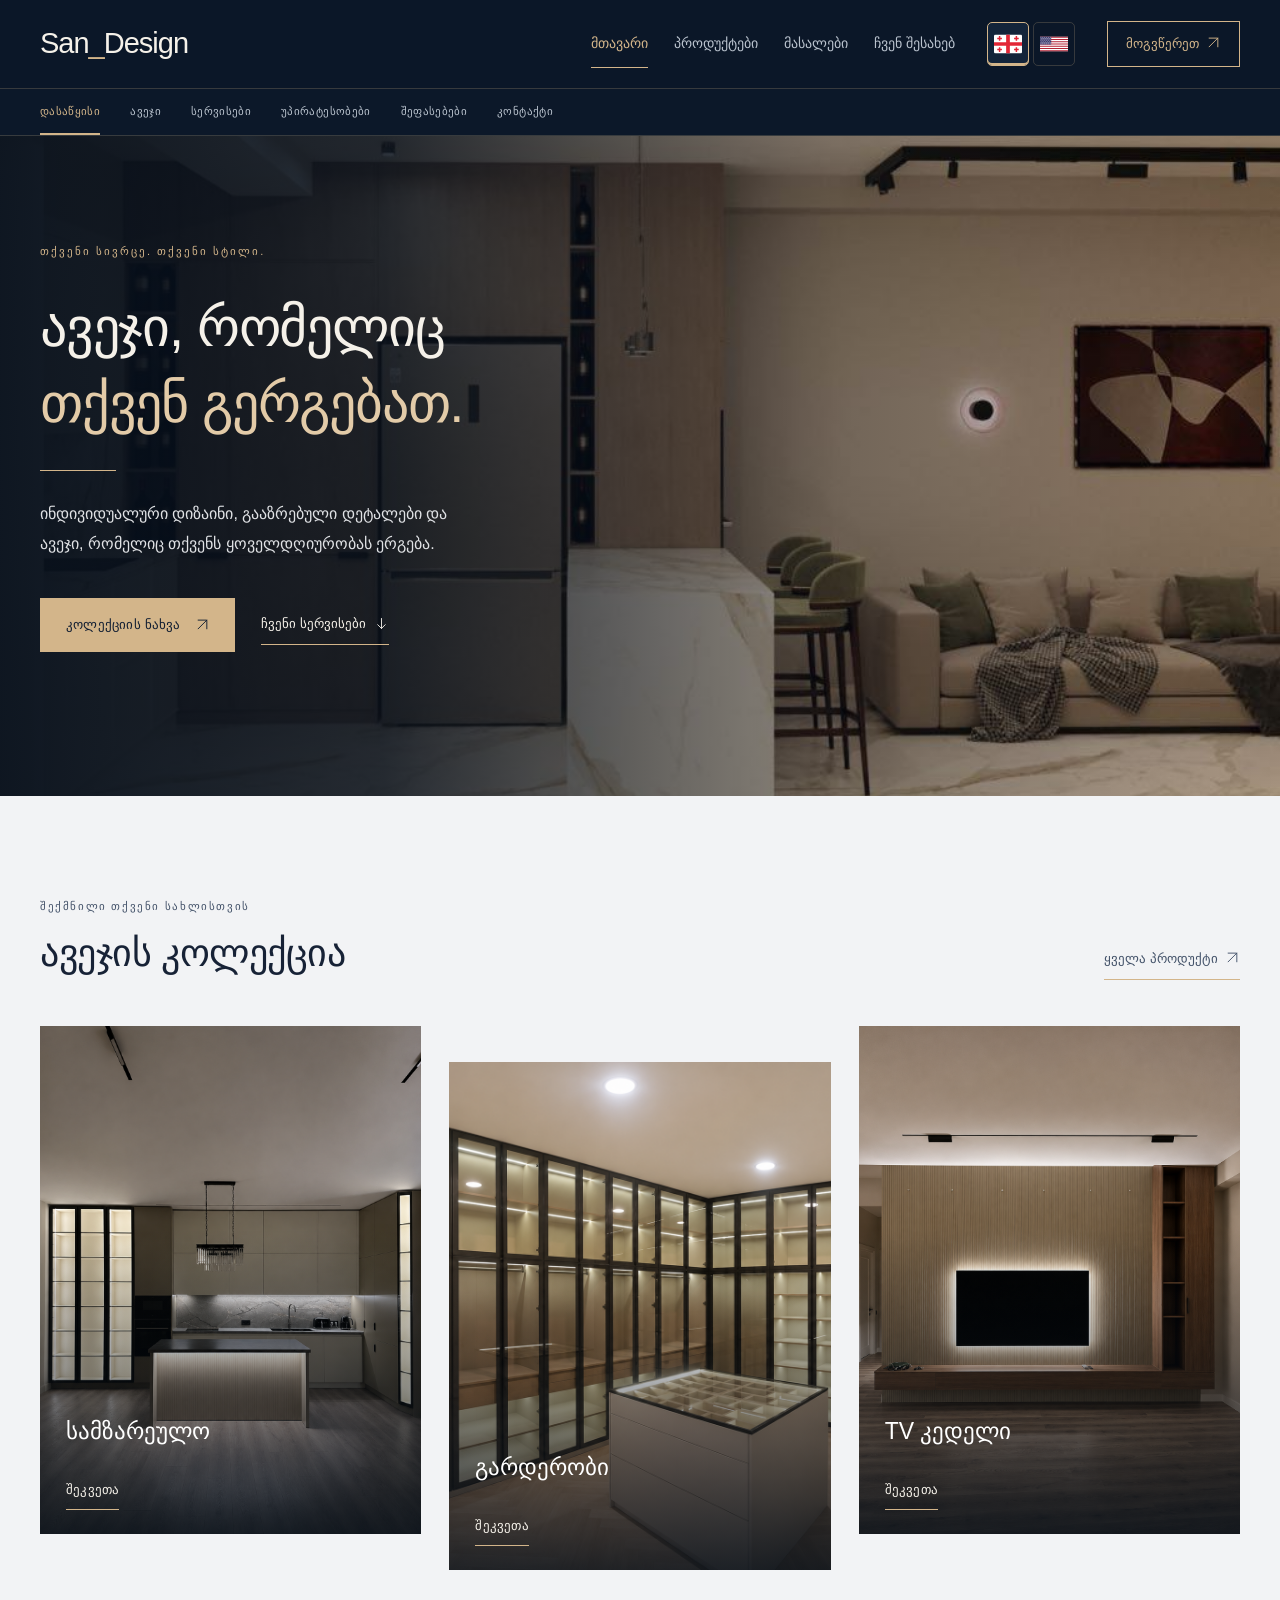
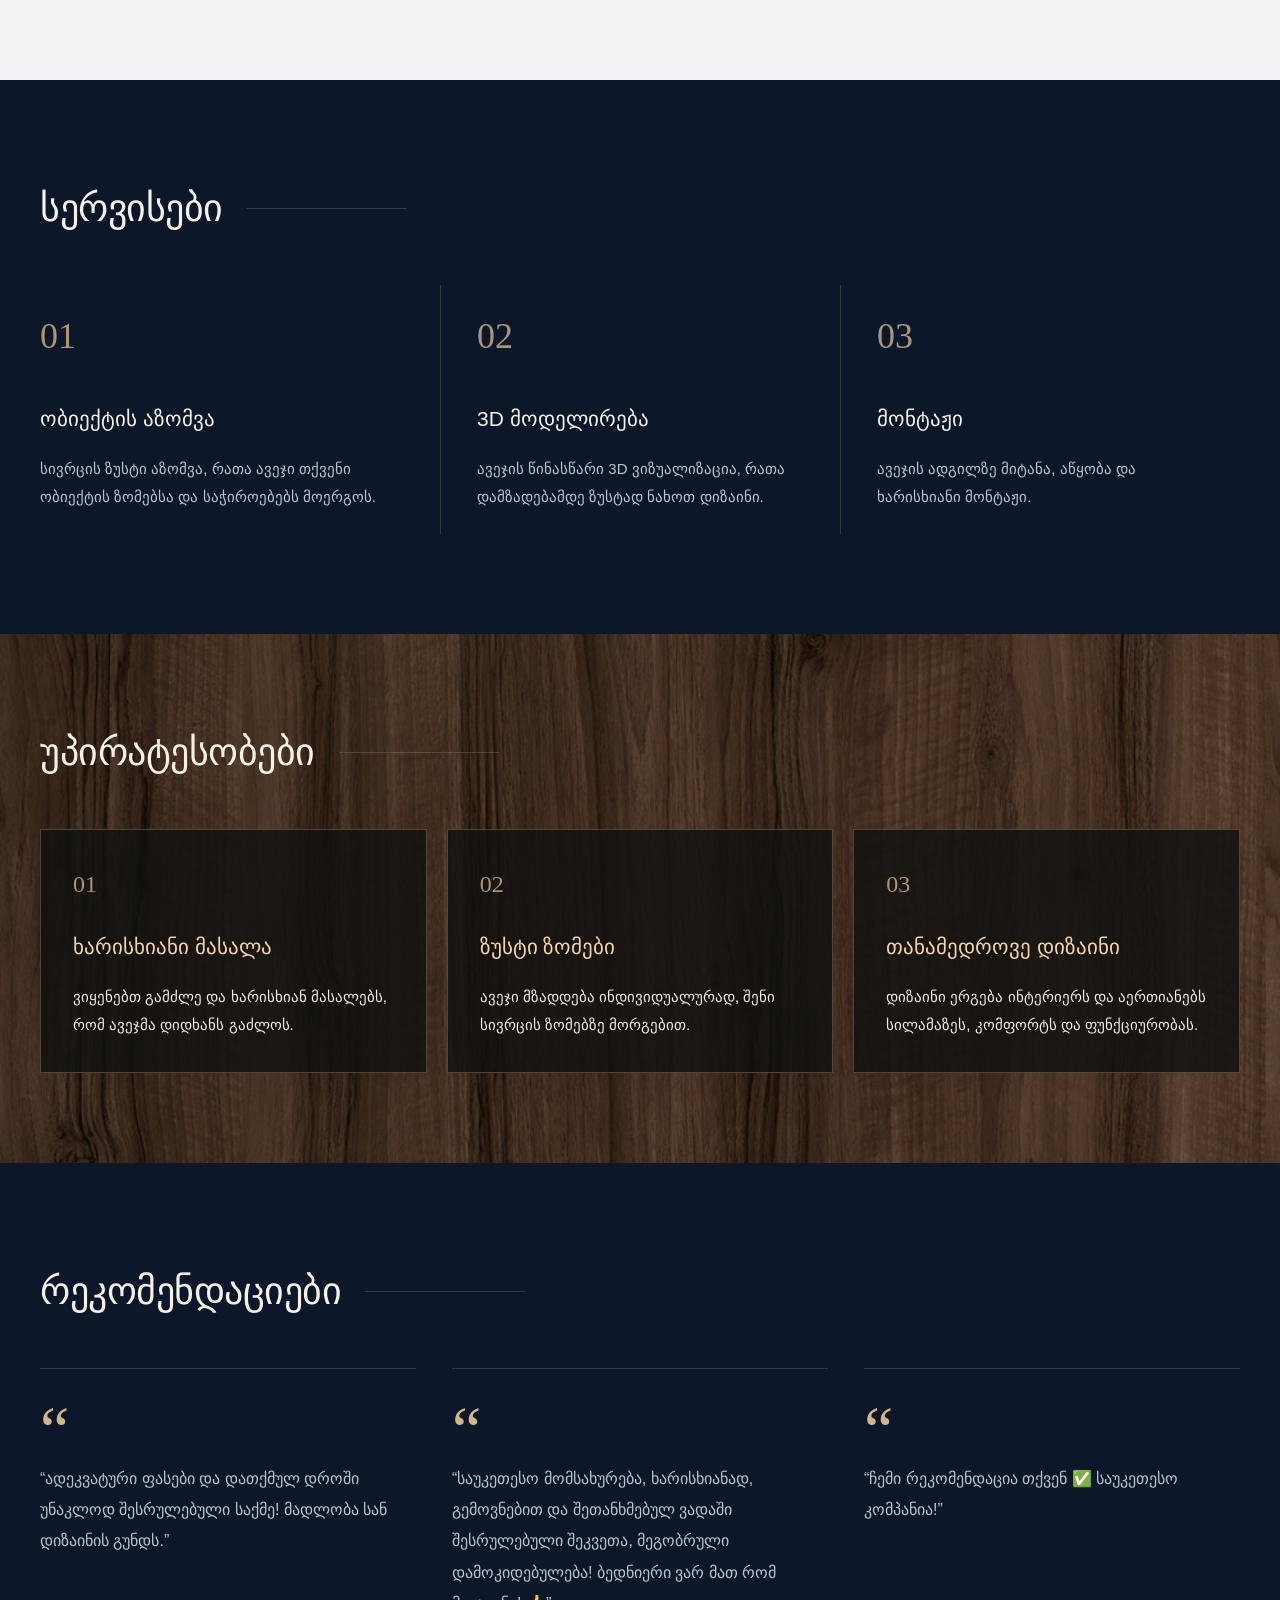
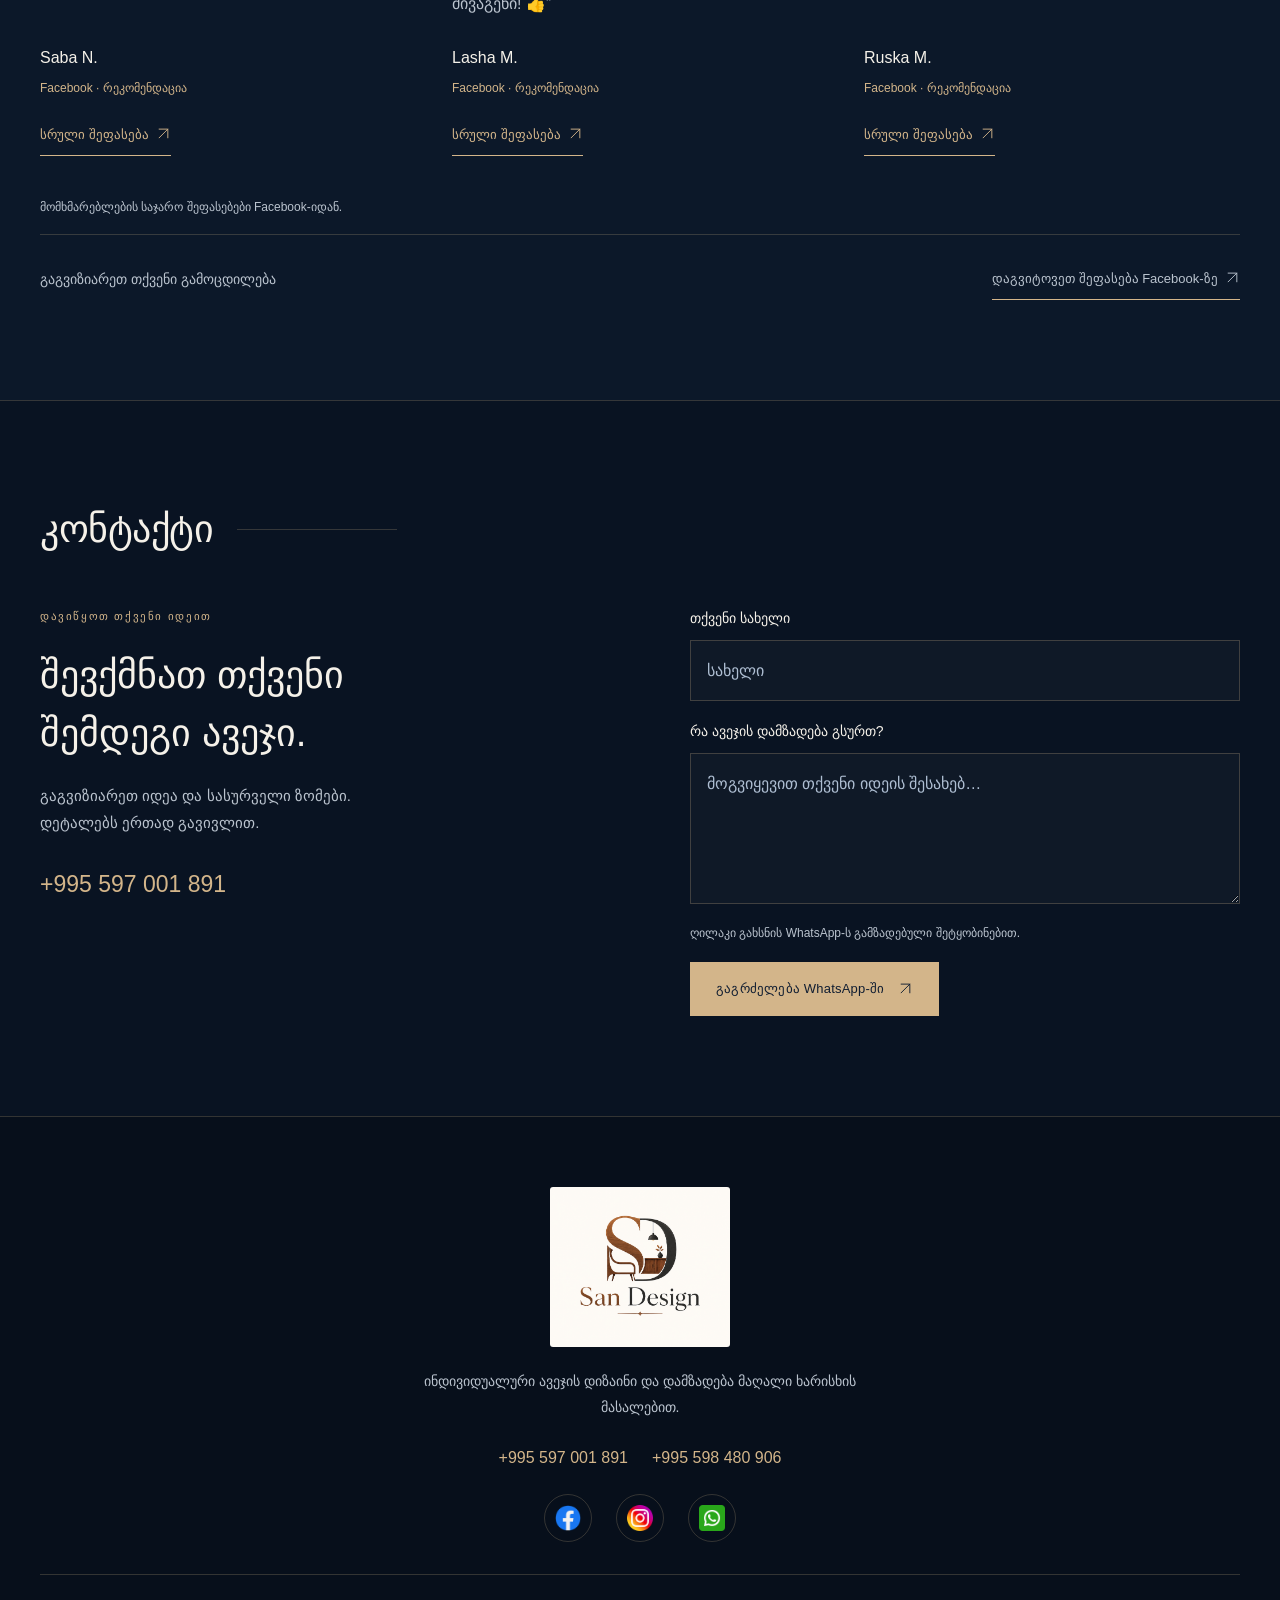
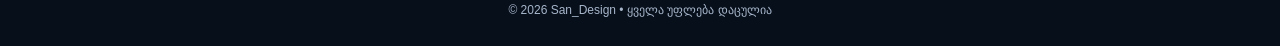
<file: san_design/san_design/index.html>
<!DOCTYPE html>
<html lang="ka">
<head>
  <meta charset="UTF-8" />
  <meta name="viewport" content="width=device-width, initial-scale=1.0" />
  <title>San_Design</title>
  <link rel="stylesheet" href="style.css" />
  <link rel="icon" type="image/png" href="images/logo.png" />
  <script src="translations.js" defer></script>
  <script src="script.js" defer></script>
  <meta name="description" content="San_Design — ინდივიდუალური ავეჯის დიზაინი, 3D ვიზუალიზაცია და დამზადება თქვენი სივრცისთვის." />
</head>
<body>

<a class="skip-link" href="#main">მთავარ შინაარსზე გადასვლა</a>
<header class="site-header"><div class="container header-inner">
<a href="index.html" class="logo" aria-label="San Design — მთავარი">San<span>_</span>Design<span class="logo-dot">.</span></a>
<button class="menu-toggle" type="button" aria-expanded="false" aria-controls="main-nav" aria-label="მენიუს გახსნა"><span></span><span></span><span></span></button>
<nav class="nav" id="main-nav" aria-label="მთავარი ნავიგაცია">
<a href="index.html">მთავარი</a><a href="products.html">პროდუქტები</a><a href="materials.html">მასალები</a><a href="about.html">ჩვენ შესახებ</a><a href="index.html#contact" class="nav-contact">კონტაქტი <svg class="arrow-icon" viewBox="0 0 24 24" fill="none" stroke="currentColor" stroke-width="1.5" stroke-linecap="round" stroke-linejoin="round" aria-hidden="true" focusable="false"><path d="M5 19 19 5M5 5h14v14"/></svg></a>
</nav><div class="language-switch" role="group" aria-label="Language / ენა"><button class="language-toggle" type="button" data-language="ka" lang="ka" aria-label="ქართული" title="ქართული" aria-pressed="true"><img src="images/flag-ge.svg" width="28" height="20" alt=""></button><button class="language-toggle" type="button" data-language="en" lang="en" aria-label="English" title="English" aria-pressed="false"><img src="images/flag-us.svg" width="28" height="20" alt=""></button></div><a href="https://wa.me/995597001891" class="header-cta">მოგვწერეთ <svg class="arrow-icon" viewBox="0 0 24 24" fill="none" stroke="currentColor" stroke-width="1.5" stroke-linecap="round" stroke-linejoin="round" aria-hidden="true" focusable="false"><path d="M5 19 19 5M5 5h14v14"/></svg></a>
</div></header>
<nav class="section-nav" aria-label="გვერდის სექციები"><div class="container"><a href="#home">დასაწყისი</a><a href="#products">ავეჯი</a><a href="#services">სერვისები</a><a href="#advantages">უპირატესობები</a><a href="#reviews">შეფასებები</a><a href="#contact">კონტაქტი</a></div></nav>

<main id="main">
  <section class="hero" id="home">
    <div class="container hero-grid">
      <div class="hero-content">
        <span class="eyebrow">თქვენი სივრცე. თქვენი სტილი.</span><h1>ავეჯი, რომელიც<br><em>თქვენ გერგებათ.</em></h1>
        <div class="line"></div>
        <p>ინდივიდუალური დიზაინი, გააზრებული დეტალები და ავეჯი, რომელიც თქვენს ყოველდღიურობას ერგება.</p>
        <div class="hero-actions"><a href="products.html" class="btn">კოლექციის ნახვა <svg class="arrow-icon" viewBox="0 0 24 24" fill="none" stroke="currentColor" stroke-width="1.5" stroke-linecap="round" stroke-linejoin="round" aria-hidden="true" focusable="false"><path d="M5 19 19 5M5 5h14v14"/></svg></a><a href="#services" class="text-link">ჩვენი სერვისები <svg class="arrow-icon" viewBox="0 0 24 24" fill="none" stroke="currentColor" stroke-width="1.5" stroke-linecap="round" stroke-linejoin="round" aria-hidden="true" focusable="false"><path d="M12 4v16m-6-6 6 6 6-6"/></svg></a></div>
      </div>

      <div class="hero-image">
        <img decoding="async" src="images/1.jpg" alt="თანამედროვე ინდივიდუალური ავეჯი" fetchpriority="high" >
      </div>
    </div>
  </section>

  <section class="section light" id="products">
  <div class="container">
    <div class="section-heading"><div><span class="eyebrow">შექმნილი თქვენი სახლისთვის</span><h2>ავეჯის კოლექცია</h2></div><a href="products.html" class="text-link">ყველა პროდუქტი <svg class="arrow-icon" viewBox="0 0 24 24" fill="none" stroke="currentColor" stroke-width="1.5" stroke-linecap="round" stroke-linejoin="round" aria-hidden="true" focusable="false"><path d="M5 19 19 5M5 5h14v14"/></svg></a></div>

    <div class="cards three">
      <article class="card">
        <img loading="lazy" decoding="async" src="images/kuxnia-straight.png" alt="სამზარეულო ავეჯი" />
        <h3 class="card-caption">სამზარეულო</h3>
        <a href="https://wa.me/995597001891" class="small-btn">შეკვეთა</a>
      </article>

      <article class="card">
        <img loading="lazy" decoding="async" src="images/garderobi-straight.png" alt="გარდერობი" />
        <h3 class="card-caption">გარდერობი</h3>
        <a href="https://wa.me/995597001891" class="small-btn">შეკვეთა</a>
      </article>

      <article class="card">
        <img loading="lazy" decoding="async" src="images/tv-straight.png" alt="TV კედელი" />
        <h3 class="card-caption">TV კედელი</h3>
        <a href="https://wa.me/995597001891" class="small-btn">შეკვეთა</a>
      </article>
    </div>
  </div>
</section>

<section class="section dark" id="services">
  <div class="container">
    <h2 class="section-title">სერვისები</h2>
    <div class="features">
      <article class="feature service-card">
        <h3>ობიექტის აზომვა</h3>
        <p>სივრცის ზუსტი აზომვა, რათა ავეჯი თქვენი ობიექტის ზომებსა და საჭიროებებს მოერგოს.</p>
      </article>
      <article class="feature service-card">
        <h3>3D მოდელირება</h3>
        <p>ავეჯის წინასწარი 3D ვიზუალიზაცია, რათა დამზადებამდე ზუსტად ნახოთ დიზაინი.</p>
      </article>
      <article class="feature service-card">
        <h3>მონტაჟი</h3>
        <p>ავეჯის ადგილზე მიტანა, აწყობა და ხარისხიანი მონტაჟი.</p>
      </article>
    </div>
  </div>
</section>

  <section class="section wood" id="advantages">
  <div class="container">
    <h2 class="section-title">უპირატესობები</h2>

    <div class="features">
      <article class="feature service-card">
        <h3>ხარისხიანი მასალა</h3>
        <p>ვიყენებთ გამძლე და ხარისხიან მასალებს, რომ ავეჯმა დიდხანს გაძლოს.</p>
      </article>

      <article class="feature service-card">
        <h3>ზუსტი ზომები</h3>
        <p>ავეჯი მზადდება ინდივიდუალურად, შენი სივრცის ზომებზე მორგებით.</p>
      </article>

      <article class="feature service-card">
        <h3>თანამედროვე დიზაინი</h3>
        <p>დიზაინი ერგება ინტერიერს და აერთიანებს სილამაზეს, კომფორტს და ფუნქციურობას.</p>
      </article>
    </div>
  </div>
</section>

<section class="section dark" id="reviews">
  <div class="container">
    <h2 class="section-title">რეკომენდაციები</h2>

<div class="recommendations">
      <article class="recommend-card"><p>“ადეკვატური ფასები და დათქმულ დროში უნაკლოდ შესრულებული საქმე! მადლობა სან დიზაინის გუნდს.”</p><h3>Saba N.</h3><span>Facebook · რეკომენდაცია</span><a class="text-link review-source" href="https://www.facebook.com/nizharadzesabaa/posts/pfbid04ZWGJ8K5TsVvB6RLZJvgn2FLo98mtTfj3gMXsJdiW6FeDpYyzUq7DX6QCBU2SxxHl" target="_blank" rel="noopener noreferrer">სრული შეფასება <svg class="arrow-icon" viewBox="0 0 24 24" fill="none" stroke="currentColor" stroke-width="1.5" stroke-linecap="round" stroke-linejoin="round" aria-hidden="true" focusable="false"><path d="M5 19 19 5M5 5h14v14"/></svg></a></article>
      <article class="recommend-card"><p>“საუკეთესო მომსახურება, ხარისხიანად, გემოვნებით და შეთანხმებულ ვადაში შესრულებული შეკვეთა, მეგობრული დამოკიდებულება! ბედნიერი ვარ მათ რომ მივაგენი! 👍”</p><h3>Lasha M.</h3><span>Facebook · რეკომენდაცია</span><a class="text-link review-source" href="https://www.facebook.com/lasha.tg/posts/pfbid0aH4PidYEzb9x1m8UKbp7hspZom8KmjhjoZDEgBGCei7K9PsWqjHxcfEeVfgq7Gval" target="_blank" rel="noopener noreferrer">სრული შეფასება <svg class="arrow-icon" viewBox="0 0 24 24" fill="none" stroke="currentColor" stroke-width="1.5" stroke-linecap="round" stroke-linejoin="round" aria-hidden="true" focusable="false"><path d="M5 19 19 5M5 5h14v14"/></svg></a></article>
      <article class="recommend-card"><p>“ჩემი რეკომენდაცია თქვენ ✅ საუკეთესო კომპანია!”</p><h3>Ruska M.</h3><span>Facebook · რეკომენდაცია</span><a class="text-link review-source" href="https://www.facebook.com/ruso.mshvenieradze.5/posts/pfbid0KYAP89UTiYrmE5or37qXYSpthV1VrMzYH918emtG4x1DtwwHDiRJQHS46td24aQ5l" target="_blank" rel="noopener noreferrer">სრული შეფასება <svg class="arrow-icon" viewBox="0 0 24 24" fill="none" stroke="currentColor" stroke-width="1.5" stroke-linecap="round" stroke-linejoin="round" aria-hidden="true" focusable="false"><path d="M5 19 19 5M5 5h14v14"/></svg></a></article>
    </div>
    <p class="review-note">მომხმარებლების საჯარო შეფასებები Facebook-იდან.</p>

    <div class="review-invite"><p>გაგვიზიარეთ თქვენი გამოცდილება</p><a class="text-link" href="https://www.facebook.com/chveniaveji">დაგვიტოვეთ შეფასება Facebook-ზე <svg class="arrow-icon" viewBox="0 0 24 24" fill="none" stroke="currentColor" stroke-width="1.5" stroke-linecap="round" stroke-linejoin="round" aria-hidden="true" focusable="false"><path d="M5 19 19 5M5 5h14v14"/></svg></a></div>
  </div>
</section>

  <section class="section dark contact-section" id="contact">
    <div class="container">
      <h2 class="section-title">კონტაქტი</h2>

      <div class="contact-grid"><div><span class="eyebrow">დავიწყოთ თქვენი იდეით</span><h3>შევქმნათ თქვენი<br>შემდეგი ავეჯი.</h3><p>გაგვიზიარეთ იდეა და სასურველი ზომები.<br>დეტალებს ერთად გავივლით.</p><a class="contact-phone" href="tel:+995597001891">+995 597 001 891</a></div><form class="contact-form"><label for="contact-name">თქვენი სახელი<input id="contact-name" name="name" autocomplete="name" required placeholder="სახელი" maxlength="100"></label><label for="contact-message">რა ავეჯის დამზადება გსურთ?<textarea id="contact-message" name="message" rows="4" required placeholder="მოგვიყევით თქვენი იდეის შესახებ…" maxlength="2000"></textarea></label><p class="form-note">ღილაკი გახსნის WhatsApp-ს გამზადებული შეტყობინებით.</p><button type="submit" class="btn">გაგრძელება WhatsApp-ში <svg class="arrow-icon" viewBox="0 0 24 24" fill="none" stroke="currentColor" stroke-width="1.5" stroke-linecap="round" stroke-linejoin="round" aria-hidden="true" focusable="false"><path d="M5 19 19 5M5 5h14v14"/></svg></button></form></div>
    </div>
  </section>
</main>

<footer class="site-footer">

    <div class="container footer-content">

        <h2 class="footer-logo"><img class="brand-original" src="images/logo.png" alt="San Design"></h2>

        <p class="footer-text">
            ინდივიდუალური ავეჯის დიზაინი და დამზადება მაღალი ხარისხის მასალებით.
        </p>

        <div class="footer-phones">
            <a href="tel:+995597001891">+995 597 001 891</a>
            <a href="tel:+995598480906">+995 598 480 906</a>
        </div>

        <div class="socials"><a href="https://www.facebook.com/chveniaveji" aria-label="Facebook"><img src="images/facebook.png" alt="" width="28" height="28" loading="lazy" decoding="async"></a><a href="https://www.instagram.com/san_design_wood/" aria-label="Instagram"><img src="images/instagram.png" alt="" width="28" height="28" loading="lazy" decoding="async"></a><a href="https://wa.me/995597001891" aria-label="WhatsApp"><img src="images/whatsapp.png" alt="" width="28" height="28" loading="lazy" decoding="async"></a>
        </div>

        <div class="copyright">
            © 2026 San_Design • ყველა უფლება დაცულია
        </div>

    </div>

</footer>

</body>
</html>
</file>
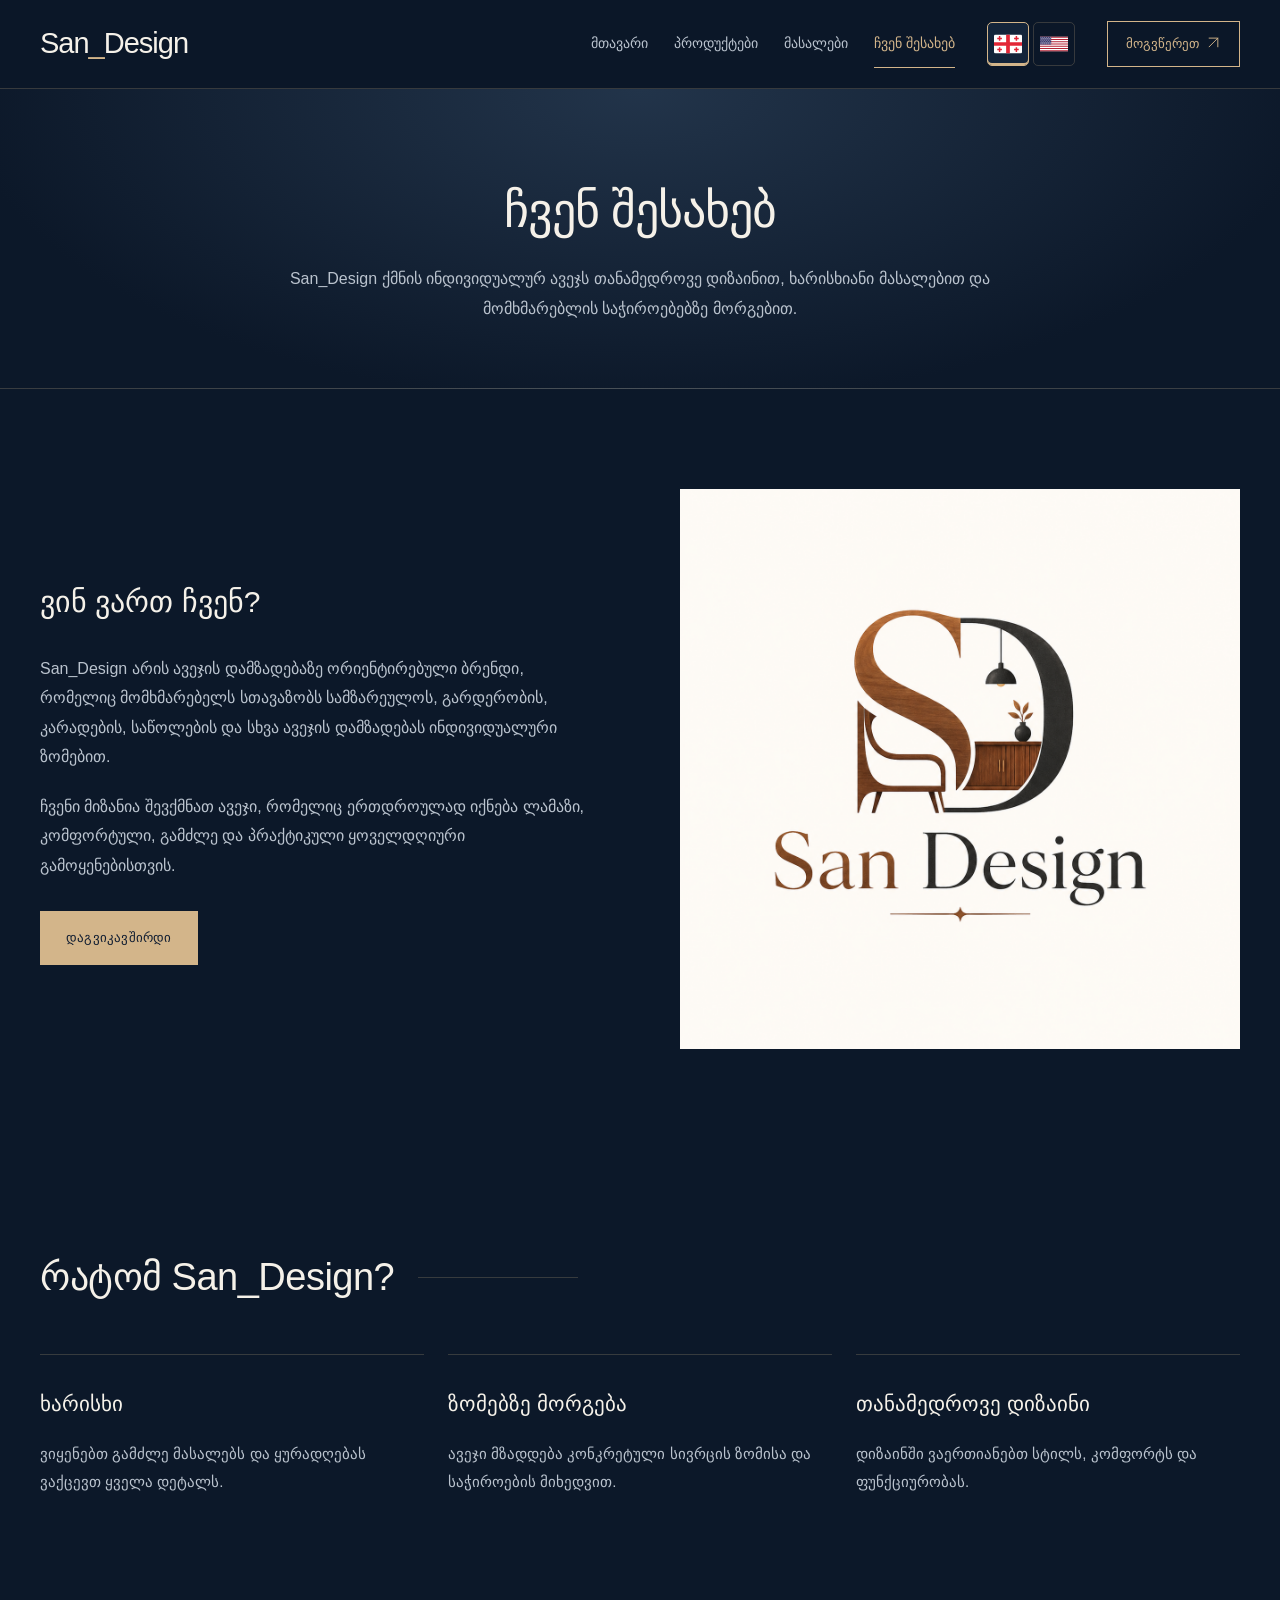
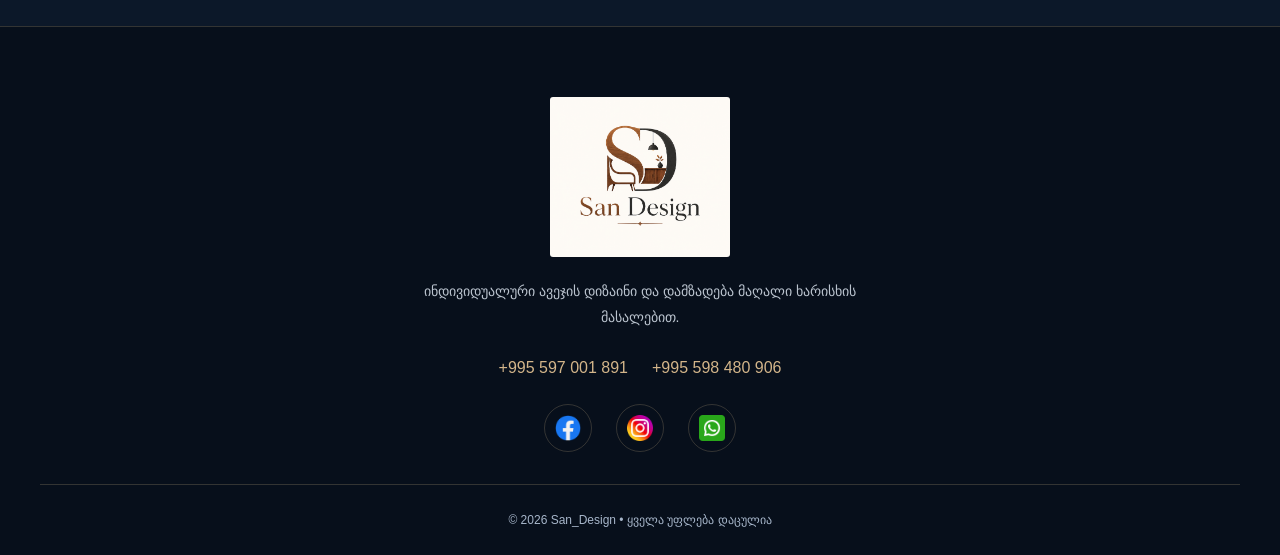
<file: san_design/san_design/about.html>
<!DOCTYPE html>
<html lang="ka">
<head>
  <meta charset="UTF-8" />
  <meta name="viewport" content="width=device-width, initial-scale=1.0" />
  <title>ჩვენ შესახებ | San_Design</title>
  <link rel="stylesheet" href="style.css" />
  <link rel="icon" type="image/png" href="images/logo.png" />
  <script src="translations.js" defer></script>
  <script src="script.js" defer></script>
  <meta name="description" content="San_Design — ინდივიდუალური ავეჯის დიზაინი, 3D ვიზუალიზაცია და დამზადება თქვენი სივრცისთვის." />
</head>
<body>

<a class="skip-link" href="#main">მთავარ შინაარსზე გადასვლა</a>
<header class="site-header"><div class="container header-inner">
<a href="index.html" class="logo" aria-label="San Design — მთავარი">San<span>_</span>Design<span class="logo-dot">.</span></a>
<button class="menu-toggle" type="button" aria-expanded="false" aria-controls="main-nav" aria-label="მენიუს გახსნა"><span></span><span></span><span></span></button>
<nav class="nav" id="main-nav" aria-label="მთავარი ნავიგაცია">
<a href="index.html">მთავარი</a><a href="products.html">პროდუქტები</a><a href="materials.html">მასალები</a><a href="about.html">ჩვენ შესახებ</a><a href="index.html#contact" class="nav-contact">კონტაქტი <svg class="arrow-icon" viewBox="0 0 24 24" fill="none" stroke="currentColor" stroke-width="1.5" stroke-linecap="round" stroke-linejoin="round" aria-hidden="true" focusable="false"><path d="M5 19 19 5M5 5h14v14"/></svg></a>
</nav><div class="language-switch" role="group" aria-label="Language / ენა"><button class="language-toggle" type="button" data-language="ka" lang="ka" aria-label="ქართული" title="ქართული" aria-pressed="true"><img src="images/flag-ge.svg" width="28" height="20" alt=""></button><button class="language-toggle" type="button" data-language="en" lang="en" aria-label="English" title="English" aria-pressed="false"><img src="images/flag-us.svg" width="28" height="20" alt=""></button></div><a href="https://wa.me/995597001891" class="header-cta">მოგვწერეთ <svg class="arrow-icon" viewBox="0 0 24 24" fill="none" stroke="currentColor" stroke-width="1.5" stroke-linecap="round" stroke-linejoin="round" aria-hidden="true" focusable="false"><path d="M5 19 19 5M5 5h14v14"/></svg></a>
</div></header>

<main id="main">
  <section class="page-hero">
    <div class="container">
      <h1>ჩვენ შესახებ</h1>
      <p>
        San_Design ქმნის ინდივიდუალურ ავეჯს თანამედროვე დიზაინით,
        ხარისხიანი მასალებით და მომხმარებლის საჭიროებებზე მორგებით.
      </p>
    </div>
  </section>

  <section class="section dark">
    <div class="container about-grid">
      <div class="about-content">
        <h2>ვინ ვართ ჩვენ?</h2>
        <p>
          San_Design არის ავეჯის დამზადებაზე ორიენტირებული ბრენდი,
          რომელიც მომხმარებელს სთავაზობს სამზარეულოს, გარდერობის,
          კარადების, საწოლების და სხვა ავეჯის დამზადებას ინდივიდუალური ზომებით.
        </p>

        <p>
          ჩვენი მიზანია შევქმნათ ავეჯი, რომელიც ერთდროულად იქნება
          ლამაზი, კომფორტული, გამძლე და პრაქტიკული ყოველდღიური გამოყენებისთვის.
        </p>

        <a href="https://wa.me/995597001891" class="about-btn">დაგვიკავშირდი</a>
      </div>

      <div class="about-logo-box">
        <img loading="lazy" decoding="async" src="images/logo.png" alt="San Design ავეჯი" />
      </div>
    </div>
  </section>

  <section class="section dark">
    <div class="container">
      <h2 class="section-title">რატომ San_Design?</h2>

      <div class="about-values">
        <article class="value-card">
          <h3>ხარისხი</h3>
          <p>ვიყენებთ გამძლე მასალებს და ყურადღებას ვაქცევთ ყველა დეტალს.</p>
        </article>

        <article class="value-card">
          <h3>ზომებზე მორგება</h3>
          <p>ავეჯი მზადდება კონკრეტული სივრცის ზომისა და საჭიროების მიხედვით.</p>
        </article>

        <article class="value-card">
          <h3>თანამედროვე დიზაინი</h3>
          <p>დიზაინში ვაერთიანებთ სტილს, კომფორტს და ფუნქციურობას.</p>
        </article>
      </div>
    </div>
  </section>
</main>

<footer class="site-footer">

    <div class="container footer-content">

        <h2 class="footer-logo"><img class="brand-original" src="images/logo.png" alt="San Design"></h2>

        <p class="footer-text">
            ინდივიდუალური ავეჯის დიზაინი და დამზადება მაღალი ხარისხის მასალებით.
        </p>

        <div class="footer-phones">
            <a href="tel:+995597001891">+995 597 001 891</a>
            <a href="tel:+995598480906">+995 598 480 906</a>
        </div>

        <div class="socials"><a href="https://www.facebook.com/chveniaveji" aria-label="Facebook"><img src="images/facebook.png" alt="" width="28" height="28" loading="lazy" decoding="async"></a><a href="https://www.instagram.com/san_design_wood/" aria-label="Instagram"><img src="images/instagram.png" alt="" width="28" height="28" loading="lazy" decoding="async"></a><a href="https://wa.me/995597001891" aria-label="WhatsApp"><img src="images/whatsapp.png" alt="" width="28" height="28" loading="lazy" decoding="async"></a>
        </div>

        <div class="copyright">
            © 2026 San_Design • ყველა უფლება დაცულია
        </div>

    </div>

</footer>
</body>
</html>
</file>
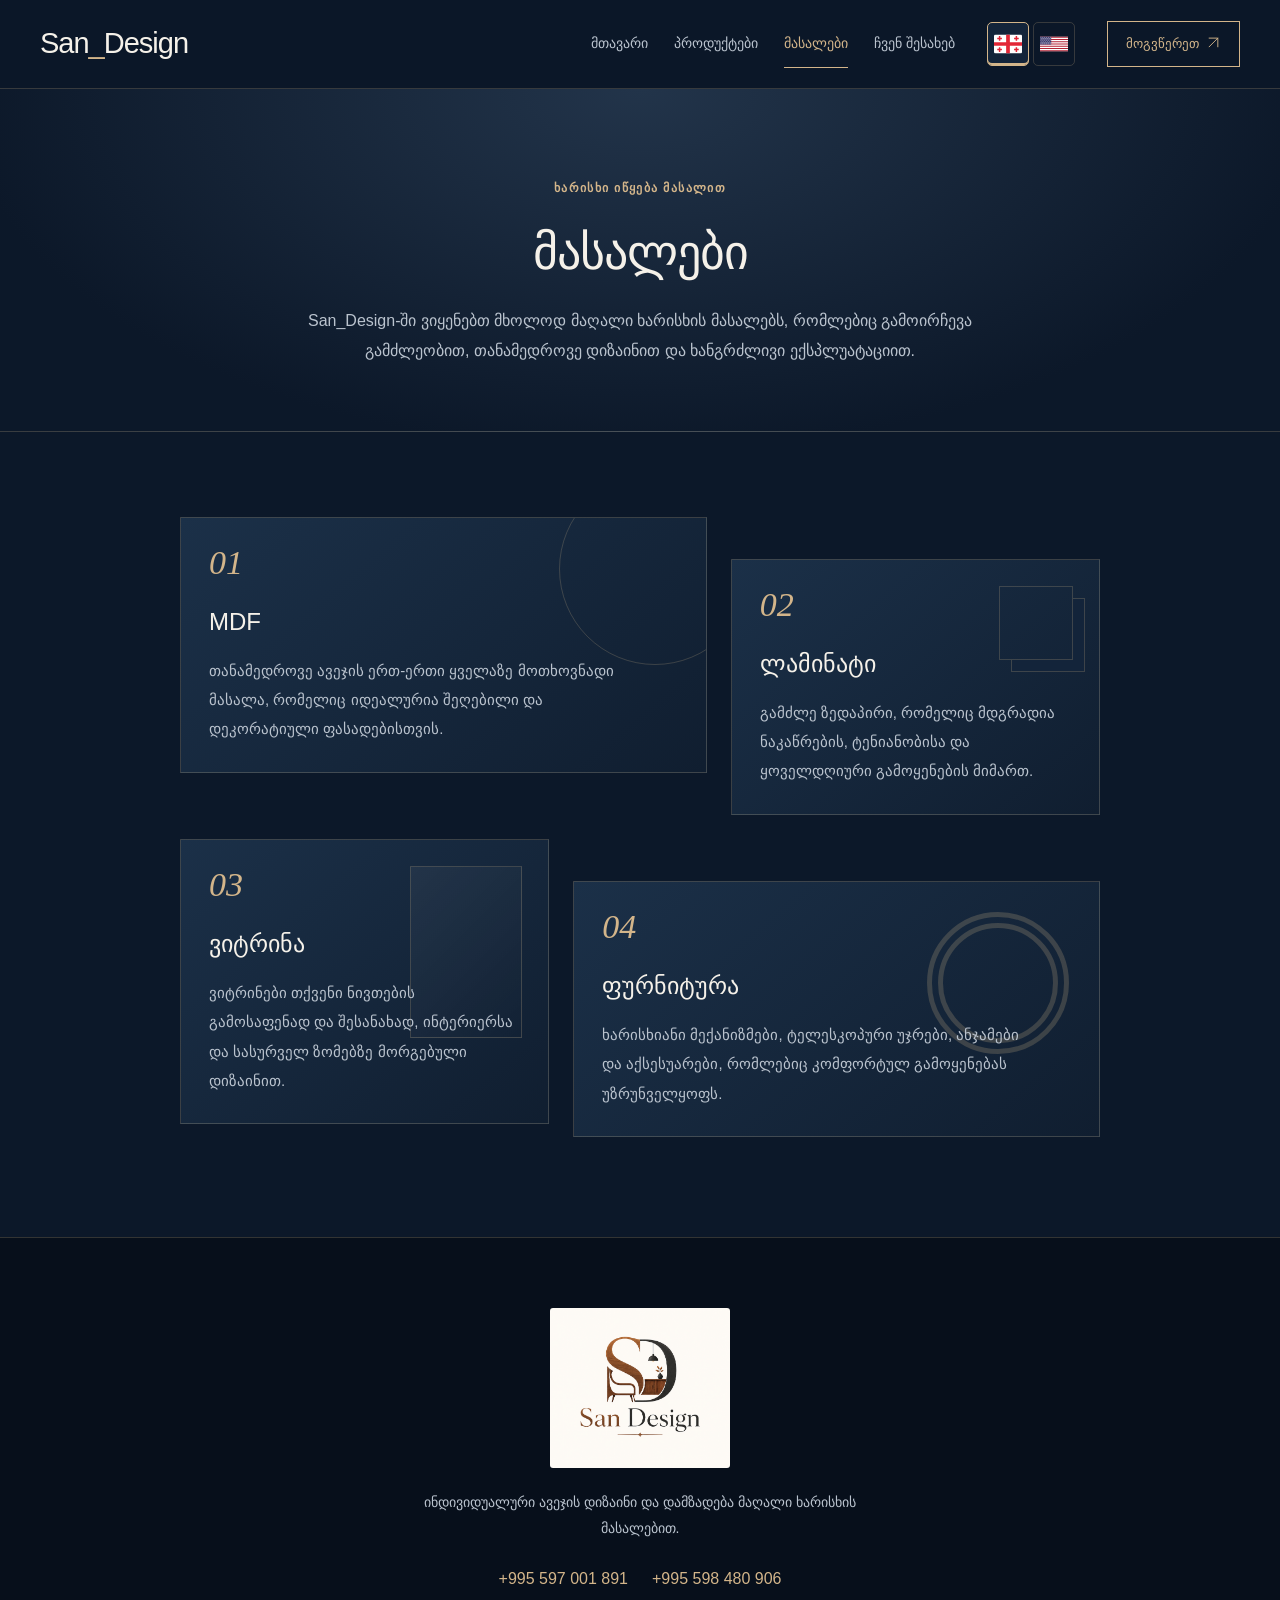
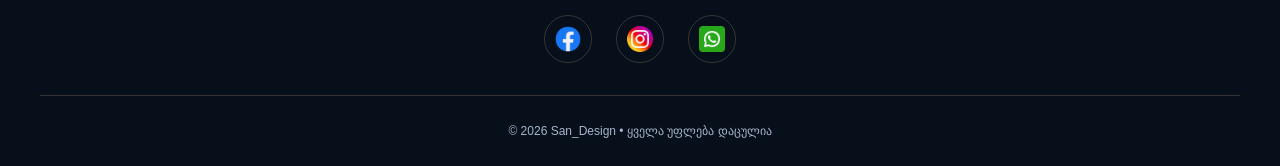
<file: san_design/san_design/materials.html>
<!DOCTYPE html>
<html lang="ka">
<head>
    <meta charset="UTF-8">
    <meta name="viewport" content="width=device-width, initial-scale=1.0">
    <title>მასალები | San_Design</title>

    <link rel="stylesheet" href="style.css" />
  <link rel="icon" type="image/png" href="images/logo.png" />
  <script src="translations.js" defer></script>
  <script src="script.js" defer></script>
  <meta name="description" content="San_Design — ინდივიდუალური ავეჯის დიზაინი, 3D ვიზუალიზაცია და დამზადება თქვენი სივრცისთვის." />
</head>
<body>

<a class="skip-link" href="#main">მთავარ შინაარსზე გადასვლა</a>
<header class="site-header"><div class="container header-inner">
<a href="index.html" class="logo" aria-label="San Design — მთავარი">San<span>_</span>Design<span class="logo-dot">.</span></a>
<button class="menu-toggle" type="button" aria-expanded="false" aria-controls="main-nav" aria-label="მენიუს გახსნა"><span></span><span></span><span></span></button>
<nav class="nav" id="main-nav" aria-label="მთავარი ნავიგაცია">
<a href="index.html">მთავარი</a><a href="products.html">პროდუქტები</a><a href="materials.html">მასალები</a><a href="about.html">ჩვენ შესახებ</a><a href="index.html#contact" class="nav-contact">კონტაქტი <svg class="arrow-icon" viewBox="0 0 24 24" fill="none" stroke="currentColor" stroke-width="1.5" stroke-linecap="round" stroke-linejoin="round" aria-hidden="true" focusable="false"><path d="M5 19 19 5M5 5h14v14"/></svg></a>
</nav><div class="language-switch" role="group" aria-label="Language / ენა"><button class="language-toggle" type="button" data-language="ka" lang="ka" aria-label="ქართული" title="ქართული" aria-pressed="true"><img src="images/flag-ge.svg" width="28" height="20" alt=""></button><button class="language-toggle" type="button" data-language="en" lang="en" aria-label="English" title="English" aria-pressed="false"><img src="images/flag-us.svg" width="28" height="20" alt=""></button></div><a href="https://wa.me/995597001891" class="header-cta">მოგვწერეთ <svg class="arrow-icon" viewBox="0 0 24 24" fill="none" stroke="currentColor" stroke-width="1.5" stroke-linecap="round" stroke-linejoin="round" aria-hidden="true" focusable="false"><path d="M5 19 19 5M5 5h14v14"/></svg></a>
</div></header>

<main id="main">

<section class="page-hero">
    <div class="container">

        <span class="hero-subtitle">
            ხარისხი იწყება მასალით
        </span>

        <h1>მასალები</h1>

        <p>
            San_Design-ში ვიყენებთ მხოლოდ მაღალი ხარისხის
            მასალებს, რომლებიც გამოირჩევა გამძლეობით,
            თანამედროვე დიზაინით და ხანგრძლივი ექსპლუატაციით.
        </p>

    </div>
</section>

<section class="materials-section">

<div class="container">

<div class="materials-grid">

<div class="material-card">

    <span class="number">01</span>

    <h2>MDF</h2>

    <p>
        თანამედროვე ავეჯის ერთ-ერთი ყველაზე მოთხოვნადი
        მასალა, რომელიც იდეალურია შეღებილი და დეკორატიული
        ფასადებისთვის.
    </p>

</div>

<div class="material-card">

    <span class="number">02</span>

    <h2>ლამინატი</h2>

    <p>
        გამძლე ზედაპირი, რომელიც მდგრადია ნაკაწრების,
        ტენიანობისა და ყოველდღიური გამოყენების მიმართ.
    </p>

</div>

<div class="material-card">

    <span class="number">03</span>

    <h2>ვიტრინა</h2>

    <p>
        ვიტრინები თქვენი ნივთების გამოსაფენად და შესანახად,
        ინტერიერსა და სასურველ ზომებზე მორგებული დიზაინით.
    </p>

</div>

<div class="material-card">

    <span class="number">04</span>

    <h2>ფურნიტურა</h2>

    <p>
        ხარისხიანი მექანიზმები, ტელესკოპური უჯრები,
        ანჯამები და აქსესუარები,
        რომლებიც კომფორტულ გამოყენებას უზრუნველყოფს.
    </p>

</div>

</div>

</div>

</section>


</main>

<footer class="site-footer">

    <div class="container footer-content">

        <h2 class="footer-logo"><img class="brand-original" src="images/logo.png" alt="San Design"></h2>

        <p class="footer-text">
            ინდივიდუალური ავეჯის დიზაინი და დამზადება მაღალი ხარისხის მასალებით.
        </p>

        <div class="footer-phones">
            <a href="tel:+995597001891">+995 597 001 891</a>
            <a href="tel:+995598480906">+995 598 480 906</a>
        </div>

        <div class="socials"><a href="https://www.facebook.com/chveniaveji" aria-label="Facebook"><img src="images/facebook.png" alt="" width="28" height="28" loading="lazy" decoding="async"></a><a href="https://www.instagram.com/san_design_wood/" aria-label="Instagram"><img src="images/instagram.png" alt="" width="28" height="28" loading="lazy" decoding="async"></a><a href="https://wa.me/995597001891" aria-label="WhatsApp"><img src="images/whatsapp.png" alt="" width="28" height="28" loading="lazy" decoding="async"></a>
        </div>

        <div class="copyright">
            © 2026 San_Design • ყველა უფლება დაცულია
        </div>

    </div>

</footer>

</body>
</html>
</file>
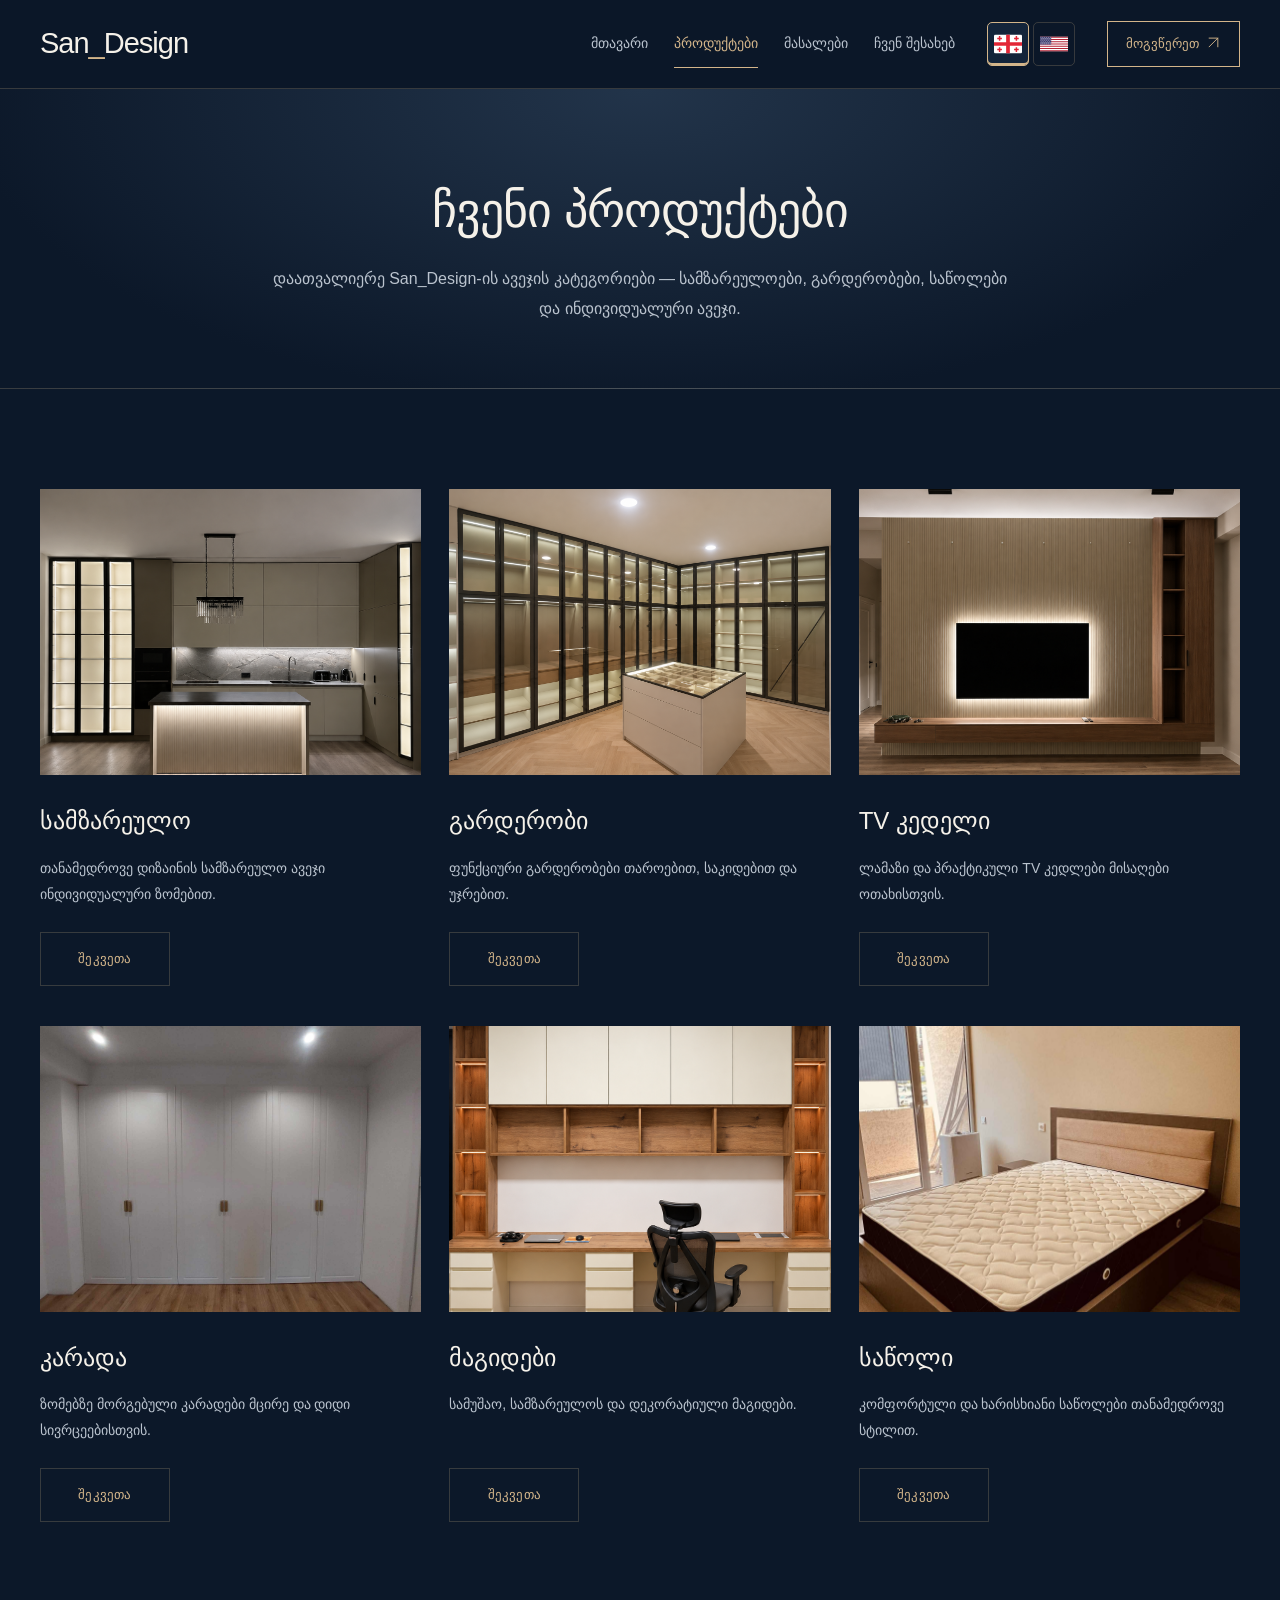
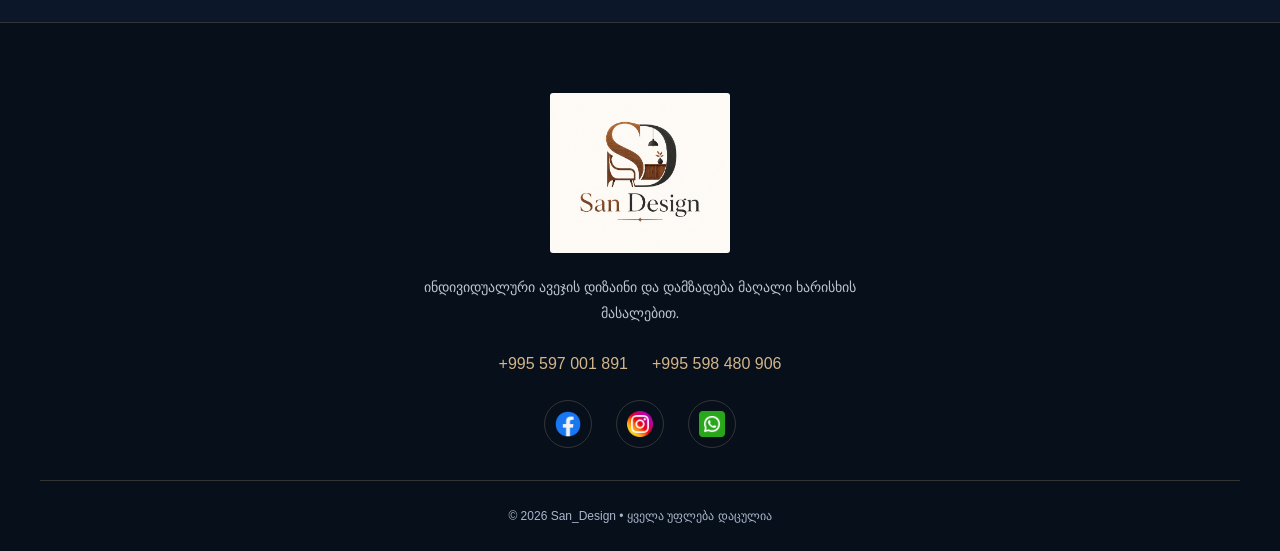
<file: san_design/san_design/products.html>
<!DOCTYPE html>
<html lang="ka">
<head>
  <meta charset="UTF-8" />
  <meta name="viewport" content="width=device-width, initial-scale=1.0" />
  <title>პროდუქტები | San_Design</title>
  <link rel="stylesheet" href="style.css" />
  <link rel="icon" type="image/png" href="images/logo.png" />
  <script src="translations.js" defer></script>
  <script src="script.js" defer></script>
  <meta name="description" content="San_Design — ინდივიდუალური ავეჯის დიზაინი, 3D ვიზუალიზაცია და დამზადება თქვენი სივრცისთვის." />
</head>
<body>

<a class="skip-link" href="#main">მთავარ შინაარსზე გადასვლა</a>
<header class="site-header"><div class="container header-inner">
<a href="index.html" class="logo" aria-label="San Design — მთავარი">San<span>_</span>Design<span class="logo-dot">.</span></a>
<button class="menu-toggle" type="button" aria-expanded="false" aria-controls="main-nav" aria-label="მენიუს გახსნა"><span></span><span></span><span></span></button>
<nav class="nav" id="main-nav" aria-label="მთავარი ნავიგაცია">
<a href="index.html">მთავარი</a><a href="products.html">პროდუქტები</a><a href="materials.html">მასალები</a><a href="about.html">ჩვენ შესახებ</a><a href="index.html#contact" class="nav-contact">კონტაქტი <svg class="arrow-icon" viewBox="0 0 24 24" fill="none" stroke="currentColor" stroke-width="1.5" stroke-linecap="round" stroke-linejoin="round" aria-hidden="true" focusable="false"><path d="M5 19 19 5M5 5h14v14"/></svg></a>
</nav><div class="language-switch" role="group" aria-label="Language / ენა"><button class="language-toggle" type="button" data-language="ka" lang="ka" aria-label="ქართული" title="ქართული" aria-pressed="true"><img src="images/flag-ge.svg" width="28" height="20" alt=""></button><button class="language-toggle" type="button" data-language="en" lang="en" aria-label="English" title="English" aria-pressed="false"><img src="images/flag-us.svg" width="28" height="20" alt=""></button></div><a href="https://wa.me/995597001891" class="header-cta">მოგვწერეთ <svg class="arrow-icon" viewBox="0 0 24 24" fill="none" stroke="currentColor" stroke-width="1.5" stroke-linecap="round" stroke-linejoin="round" aria-hidden="true" focusable="false"><path d="M5 19 19 5M5 5h14v14"/></svg></a>
</div></header>

<main id="main">
  <section class="products-hero">
    <div class="container">
      <h1>ჩვენი პროდუქტები</h1>
      <p>
        დაათვალიერე San_Design-ის ავეჯის კატეგორიები — სამზარეულოები,
        გარდერობები, საწოლები და ინდივიდუალური ავეჯი.
      </p>
    </div>
  </section>

<section class="section dark products-section">     
    <div class="container">

      <div class="product-grid">
        <article class="product-card">
          <img loading="lazy" decoding="async" src="images/kuxnia-straight.png" alt="სამზარეულო ავეჯი" />
          <div class="product-info">
            <h3>სამზარეულო</h3>
            <p>თანამედროვე დიზაინის სამზარეულო ავეჯი ინდივიდუალური ზომებით.</p>
            <a href="https://wa.me/995597001891" class="product-btn">შეკვეთა</a>
          </div>
        </article>

        <article class="product-card">
          <img loading="lazy" decoding="async" src="images/garderobi-straight.png" alt="გარდერობი" />
          <div class="product-info">
            <h3>გარდერობი</h3>
            <p>ფუნქციური გარდერობები თაროებით, საკიდებით და უჯრებით.</p>
            <a href="https://wa.me/995597001891" class="product-btn">შეკვეთა</a>
          </div>
        </article>

        <article class="product-card">
          <img loading="lazy" decoding="async" src="images/tv-straight.png" alt="TV კედელი" />
          <div class="product-info">
            <h3>TV კედელი</h3>
            <p>ლამაზი და პრაქტიკული TV კედლები მისაღები ოთახისთვის.</p>
            <a href="https://wa.me/995597001891" class="product-btn">შეკვეთა</a>
          </div>
        </article>

        <article class="product-card">
          <img loading="lazy" decoding="async" src="images/karada.jpg" alt="კარადა" />
          <div class="product-info">
            <h3>კარადა</h3>
            <p>ზომებზე მორგებული კარადები მცირე და დიდი სივრცეებისთვის.</p>
            <a href="https://wa.me/995597001891" class="product-btn">შეკვეთა</a>
          </div>
        </article>

        <article class="product-card">
          <img loading="lazy" decoding="async" src="images/desk-straight.png" alt="მაგიდა" />
          <div class="product-info">
            <h3>მაგიდები</h3>
            <p>სამუშაო, სამზარეულოს და დეკორატიული მაგიდები.</p>
            <a href="https://wa.me/995597001891" class="product-btn">შეკვეთა</a>
          </div>
        </article>

        <article class="product-card">
          <img loading="lazy" decoding="async" src="images/2.jpg" alt="საწოლი" />
          <div class="product-info">
            <h3>საწოლი</h3>
            <p>კომფორტული და ხარისხიანი საწოლები თანამედროვე სტილით.</p>
            <a href="https://wa.me/995597001891" class="product-btn">შეკვეთა</a>
          </div>
        </article>
      </div>
    </div>
  </section>
</main> 

<footer class="site-footer">

    <div class="container footer-content">

        <h2 class="footer-logo"><img class="brand-original" src="images/logo.png" alt="San Design"></h2>

        <p class="footer-text">
            ინდივიდუალური ავეჯის დიზაინი და დამზადება მაღალი ხარისხის მასალებით.
        </p>

        <div class="footer-phones">
            <a href="tel:+995597001891">+995 597 001 891</a>
            <a href="tel:+995598480906">+995 598 480 906</a>
        </div>

        <div class="socials"><a href="https://www.facebook.com/chveniaveji" aria-label="Facebook"><img src="images/facebook.png" alt="" width="28" height="28" loading="lazy" decoding="async"></a><a href="https://www.instagram.com/san_design_wood/" aria-label="Instagram"><img src="images/instagram.png" alt="" width="28" height="28" loading="lazy" decoding="async"></a><a href="https://wa.me/995597001891" aria-label="WhatsApp"><img src="images/whatsapp.png" alt="" width="28" height="28" loading="lazy" decoding="async"></a>
        </div>

        <div class="copyright">
            © 2026 San_Design • ყველა უფლება დაცულია
        </div>

    </div>

</footer>
</body>
</html>
</file>
<file: san_design/san_design/style.css>
:root{--bg:#111e32;--surface:#1a2b44;--ink:#f5f7fb;--muted:#bcc9da;--accent:#d8b78b;--line:rgba(245,247,251,.17);--paper:#f3f0e9;--radius:12px}
*{box-sizing:border-box;margin:0;padding:0}html{scroll-behavior:smooth;scroll-padding-top:150px}body{background:var(--bg);color:var(--ink);font-family:Arial,"Segoe UI",sans-serif;line-height:1.7}a{color:inherit;text-decoration:none}button,input,textarea{font:inherit}button,a,input,textarea{-webkit-tap-highlight-color:transparent}button{cursor:pointer}img{display:block;max-width:100%}a:focus-visible,button:focus-visible,input:focus-visible,textarea:focus-visible{outline:3px solid var(--accent);outline-offset:5px}::selection{background:var(--accent);color:var(--bg)}.container{width:min(100% - 64px,1200px);margin-inline:auto}.skip-link{position:fixed;top:-100px;left:16px;z-index:100;background:var(--paper);color:var(--bg);padding:12px}.skip-link:focus{top:12px}.site-header{position:sticky;top:0;z-index:30;background:rgba(17,30,50,.97);border-bottom:1px solid var(--line)}.header-inner{min-height:88px;display:flex;align-items:center;gap:32px}.logo{font-size:29px;font-weight:800;letter-spacing:-1.5px;white-space:nowrap}.logo span{color:var(--accent)}.nav{display:flex;align-items:center;gap:26px;margin-left:auto}.nav a{font-size:14px;padding-block:10px;color:var(--muted);transition:color .2s}.nav a:hover,.nav a.active-link{color:var(--accent)}.nav a.active-link{box-shadow:0 1px var(--accent)}.header-cta{padding:10px 18px;border:1px solid var(--accent);color:var(--accent);border-radius:4px;font-size:13px;white-space:nowrap}.nav-contact{display:none}.menu-toggle{display:none}.section-nav{position:sticky;top:88px;z-index:20;background:var(--bg);border-bottom:1px solid var(--line)}.section-nav .container{display:flex;gap:30px;overflow-x:auto;scrollbar-width:thin}.section-nav a{padding:12px 0;white-space:nowrap;font-size:12px;color:var(--muted);border-bottom:2px solid transparent}.section-nav a:hover,.section-nav a.is-active{color:var(--accent);border-color:var(--accent)}.hero{padding:58px 0 70px}.hero-grid{display:grid;grid-template-columns:minmax(0,.9fr) minmax(0,1.1fr);align-items:center;gap:52px}.eyebrow,.hero-subtitle{display:block;font-size:12px;letter-spacing:1.4px;color:var(--accent);margin-bottom:20px;font-weight:700}.hero h1{font-size:clamp(32px,3.5vw,53px);line-height:1.4;letter-spacing:-1.5px;font-weight:700}.hero h1 em{font-style:normal;color:var(--accent)}.line{width:56px;height:2px;background:var(--accent);margin:25px 0}.hero p{max-width:440px;color:var(--muted);font-size:16px}.hero-image{aspect-ratio:1.05;border-radius:100px 4px 4px 4px;overflow:hidden;position:relative}.hero-image img{width:100%;height:100%;object-fit:cover}.hero-actions{display:flex;gap:24px;align-items:center;flex-wrap:wrap;margin-top:32px}.btn,.product-btn,.about-btn,.small-btn{display:inline-flex;align-items:center;justify-content:center;gap:10px;min-height:48px;padding:13px 24px;border:1px solid transparent;border-radius:4px;background:var(--accent);color:#111e32;font-weight:700;font-size:14px;transition:background .2s,transform .2s}.btn:hover,.product-btn:hover,.about-btn:hover,.small-btn:hover{background:#ecd1ad;transform:translateY(-2px)}.text-link{font-size:14px;display:inline-block;border-bottom:1px solid currentColor;padding:8px 0}.section{padding:80px 0}.light{background:var(--paper);color:var(--bg)}.section-heading{display:flex;justify-content:space-between;align-items:end;gap:24px;margin-bottom:32px}.section-heading h2{font-size:30px;line-height:1.4}.light .eyebrow{color:#795739;margin-bottom:10px}.section-title{font-size:28px;line-height:1.5;margin-bottom:36px}.cards,.features,.recommendations,.product-grid,.materials-grid,.about-values{display:grid;grid-template-columns:repeat(3,minmax(0,1fr));gap:24px}.card{position:relative;aspect-ratio:4/4.3;overflow:hidden;border-radius:var(--radius);background:#d8c9b8}.card img{width:100%;height:100%;object-fit:cover;transition:transform .4s}.card:hover img{transform:scale(1.04)}.small-btn{position:absolute;bottom:20px;left:20px;right:20px;background:var(--paper);min-height:46px}.dark{background:var(--bg)}.feature,.value-card{padding:32px;border:1px solid var(--line);border-radius:var(--radius)}.feature h3,.value-card h3{font-size:21px;margin-bottom:16px;color:var(--accent)}.feature p,.value-card p{color:var(--muted);font-size:15px}.features{counter-reset:features}.feature:before{counter-increment:features;content:"0" counter(features);display:block;color:var(--accent);font-size:13px;margin-bottom:32px}.wood{background:linear-gradient(90deg,rgba(0,0,0,.35),rgba(0,0,0,.25)),url('images/sorrento.jpg') center/cover}.wood .feature{background:rgba(20,17,14,.78)}.wood .feature p{color:#f0ebe4}.recommend-card{padding:30px;background:var(--surface);border-radius:var(--radius);border:1px solid var(--line);display:flex;flex-direction:column}.recommend-card:before{content:'“';font-family:Georgia,serif;font-size:60px;line-height:1;color:var(--accent)}.recommend-card p{font-size:15px;color:var(--muted);margin-bottom:24px}.recommend-card h3{font-size:17px;margin-top:auto}.recommend-card span{color:var(--accent);font-size:12px;margin-top:4px}.review-invite{display:flex;justify-content:space-between;align-items:center;gap:20px;margin-top:28px;color:var(--muted);font-size:14px}.contact-section{border-top:1px solid var(--line);background:#0d1829}.contact-grid{display:grid;grid-template-columns:1fr 1fr;gap:80px}.contact-grid h3{font-size:clamp(27px,3vw,40px);line-height:1.5;margin-bottom:20px}.contact-grid p{color:var(--muted);font-size:15px}.contact-phone{display:inline-block;color:var(--accent);font-size:23px;margin-top:26px}.contact-form{display:grid;gap:18px;min-width:0}.contact-form label{font-size:14px;display:grid;gap:8px}input,textarea{width:100%;min-width:0;padding:13px 16px;background:var(--surface);border:1px solid var(--line);border-radius:5px;color:var(--ink);font-size:16px}textarea{resize:vertical}input::placeholder,textarea::placeholder{color:#aebed2}.contact-form .form-note{font-size:12px}.contact-form .btn{justify-self:start}.site-footer{padding:55px 0 24px;border-top:1px solid var(--line);background:#0a1322}.footer-content{display:flex;align-items:center;text-align:center;flex-direction:column;gap:22px}.footer-logo{font-size:28px}.footer-text{max-width:500px;color:var(--muted);font-size:14px}.footer-phones,.socials{display:flex;gap:24px;flex-wrap:wrap;justify-content:center}.footer-phones a{color:var(--accent);font-size:16px}.socials a{font-size:13px;padding:8px 0}.socials a:hover{color:var(--accent)}.copyright{margin-top:10px;padding-top:24px;border-top:1px solid var(--line);width:100%;font-size:12px;color:#a7b6ca}.page-hero,.products-hero{padding:72px 0 50px;text-align:center;border-bottom:1px solid var(--line);background:radial-gradient(ellipse at top,#263c59,var(--bg) 75%)}.page-hero h1,.products-hero h1{font-size:clamp(32px,4vw,48px);line-height:1.4;margin-bottom:20px}.page-hero p,.products-hero p{max-width:740px;margin:auto;color:var(--muted);font-size:16px}.product-card{background:var(--surface);border:1px solid var(--line);border-radius:var(--radius);overflow:hidden;display:flex;flex-direction:column}.product-card img{aspect-ratio:4/3;object-fit:cover;width:100%}.product-info{padding:26px;display:flex;flex-direction:column;align-items:start;flex:1}.product-info h3{font-size:22px;margin-bottom:12px}.product-info p{font-size:14px;color:var(--muted);margin-bottom:24px}.product-btn{margin-top:auto}.materials-section{padding:64px 0 80px}.material-card{padding:32px;background:var(--surface);border:1px solid var(--line);border-radius:var(--radius)}.material-card .number{display:block;color:var(--accent);font-size:14px;margin-bottom:24px}.material-card h2{font-size:24px;margin-bottom:16px}.material-card p{color:var(--muted);font-size:15px}.about-grid{display:grid;grid-template-columns:1fr 1fr;gap:64px;align-items:center}.about-content h2{font-size:30px;margin-bottom:24px}.about-content p{color:var(--muted);margin-bottom:20px}.about-btn{margin-top:10px}.about-logo-box{aspect-ratio:1;display:grid;place-items:center;padding:0;background:transparent;border:0;border-radius:0;overflow:hidden}.about-logo-box img{width:100%;height:100%;object-fit:contain}.about-grid>*,.hero-grid>*{min-width:0}
@media(min-width:1500px){.hero-image{aspect-ratio:1.15}}
@media(max-width:1100px){.nav{gap:17px}.header-inner{gap:22px}.header-cta{display:none}.hero-grid{gap:32px}.container{width:calc(100% - 48px)}.hero-actions{gap:16px}.feature,.material-card,.value-card{padding:24px}}
@media(max-width:800px){html{scroll-padding-top:132px}.container{width:calc(100% - 40px)}.header-inner{min-height:74px;justify-content:space-between}.logo{font-size:26px}.menu-toggle{width:46px;height:46px;border:1px solid var(--line);border-radius:5px;background:transparent;display:flex;flex-direction:column;justify-content:center;align-items:center;gap:5px}.menu-toggle span{width:21px;height:2px;background:var(--ink);transition:transform .2s,opacity .2s}.menu-toggle[aria-expanded=true] span:nth-child(1){transform:translateY(7px) rotate(45deg)}.menu-toggle[aria-expanded=true] span:nth-child(2){opacity:0}.menu-toggle[aria-expanded=true] span:nth-child(3){transform:translateY(-7px) rotate(-45deg)}.nav{margin:0;display:flex;flex-direction:column;align-items:stretch;gap:0;position:absolute;top:100%;left:0;right:0;background:var(--bg);padding:12px 20px 20px;border-bottom:1px solid var(--line);box-shadow:0 18px 25px #0003;max-height:calc(100dvh - 74px);overflow:auto}.nav a{padding:14px 10px;font-size:16px;min-height:48px}.nav-contact{display:block}.js .nav{display:none}.js .nav.is-open{display:flex}.section-nav{top:74px}.section-nav .container{gap:24px}.hero{padding:40px 0 48px}.hero-grid{grid-template-columns:1fr;gap:36px}.hero h1{font-size:clamp(32px,6vw,46px)}.hero p{max-width:560px}.hero-image{aspect-ratio:16/11;border-radius:65px 4px 4px 4px}.section{padding:56px 0}.cards,.product-grid,.materials-grid,.about-values{grid-template-columns:repeat(2,minmax(0,1fr))}.features,.recommendations{grid-template-columns:1fr}.feature{display:grid;grid-template-columns:36px 1fr;column-gap:16px}.feature:before{grid-row:1/3;margin:4px 0 0}.feature h3{margin-bottom:8px}.contact-grid,.about-grid{grid-template-columns:1fr;gap:36px}.contact-grid{max-width:600px}.about-logo-box{max-width:500px;width:100%;justify-self:center}.page-hero,.products-hero{padding:52px 0 40px}.review-invite{align-items:start;flex-direction:column;gap:6px}.section-heading h2,.section-title{font-size:26px}.section-heading{align-items:start;flex-direction:column;gap:12px}.section-heading .eyebrow{font-size:11px}}
@media(max-width:480px){.container{width:calc(100% - 32px)}.hero h1{font-size:32px}.hero p{font-size:15px}.hero-actions{align-items:start;flex-direction:column;gap:12px}.hero-image{aspect-ratio:1.15}.cards,.product-grid,.materials-grid,.about-values{grid-template-columns:1fr}.card{aspect-ratio:4/3}.section-title{font-size:24px}.product-info,.material-card{padding:24px}.footer-phones{flex-direction:column;gap:8px}.socials{gap:20px}.contact-form .btn{width:100%;padding-inline:12px}.feature h3{font-size:19px}.section-nav a{min-height:44px}.page-hero p,.products-hero p{font-size:15px}.about-content h2{font-size:26px}}
@media(prefers-reduced-motion:reduce){html{scroll-behavior:auto}*,*::before,*::after{transition:none!important}}

/* Social links retain accessible names while displaying brand icons. */
.socials a{display:inline-flex;align-items:center;justify-content:center;width:48px;height:48px;padding:10px;border:1px solid var(--line);border-radius:50%;background:var(--surface);transition:background .2s,border-color .2s}
.socials a img{width:28px;height:28px;object-fit:contain}
.socials a:hover{background:#263c59;border-color:var(--accent)}



/* Four material categories form an even two-column layout. */
.materials-grid{grid-template-columns:repeat(2,minmax(0,1fr))}
@media(max-width:480px){.materials-grid{grid-template-columns:1fr}}

/* Language selection remains visible beside the mobile menu. */
.language-toggle{flex-shrink:0;min-width:48px;min-height:44px;padding:8px 10px;border:1px solid var(--line);border-radius:5px;background:var(--surface);color:var(--ink);font-weight:700;font-size:13px;line-height:1.4}
.language-toggle:hover{border-color:var(--accent);color:var(--accent)}
@media(min-width:801px) and (max-width:1100px){.header-inner{gap:16px}.nav{gap:14px}.nav a{font-size:13px}}
@media(max-width:800px){.header-inner{gap:12px}.logo{margin-right:auto}.language-toggle{order:1}.menu-toggle{order:2}.nav{order:3}}

/* Local flag assets render consistently on Windows and mobile. */
.language-switch{display:flex;gap:4px;flex-shrink:0}
.language-switch .language-toggle{display:flex;align-items:center;justify-content:center;min-width:40px;min-height:44px;padding:6px;background:transparent}
.language-toggle img{width:28px;height:20px;object-fit:fill;border-radius:2px}
.language-toggle[aria-pressed="true"]{background:var(--surface);border-color:var(--accent);box-shadow:inset 0 -2px var(--accent)}
@media(max-width:800px){.language-switch{order:1}.header-inner{gap:8px}}
@media(max-width:360px){.logo{font-size:23px}.language-switch{gap:2px}}

/* Luxury direction: midnight blue, warm ivory, and restrained brass details. */
:root{--bg:#0c1829;--surface:#13243a;--ink:#f5f1e9;--muted:#bac3ce;--accent:#d3b58a;--line:rgba(211,181,138,.22);--paper:#f0ece4;--radius:2px}
body{line-height:1.85}
.site-header{background:rgba(12,24,41,.98);border-bottom-color:var(--line)}
.logo{font-weight:500;letter-spacing:-1px}.logo-dot{display:none}
.header-cta{border-radius:0;font-weight:400}
.section-nav{background:#0c1829}.section-nav a{font-size:11px;letter-spacing:.35px}
.hero{position:relative;padding:0;isolation:isolate;overflow:hidden;background:#0c1829}
.hero-grid{display:block;min-height:660px;position:static}
.hero-content{position:relative;z-index:2;max-width:600px;padding:105px 0 110px}
.hero-image{position:absolute;inset:0;width:100%;height:100%;aspect-ratio:auto;border-radius:0;z-index:0}
.hero-image img{object-position:center 55%}
.hero-image::after{content:"";position:absolute;inset:0;background:linear-gradient(90deg,rgba(6,15,27,.96) 0%,rgba(6,15,27,.85) 30%,rgba(6,15,27,.35) 65%,rgba(6,15,27,.1) 100%)}
.hero h1{font-size:clamp(38px,4.25vw,62px);line-height:1.4;letter-spacing:-1.2px;font-weight:400}
.hero h1 em{color:#e3cba8}.hero p{color:#e0e2e5;max-width:420px;line-height:1.9}
.hero .eyebrow{font-size:11px;letter-spacing:2px;margin-bottom:28px}
.line{width:76px;height:1px;margin:28px 0;background:var(--accent)}
.hero-actions{margin-top:38px;gap:26px}
.btn,.product-btn,.about-btn,.small-btn{border-radius:0;font-weight:500;min-height:50px;padding:14px 25px;font-size:13px;letter-spacing:.2px}
.text-link{font-size:13px;font-weight:400;border-bottom-color:var(--accent)}
.section{padding:100px 0}
.section-heading{margin-bottom:46px}.section-heading h2,.section-title{font-size:clamp(27px,3vw,38px);font-weight:400;letter-spacing:-.5px}
.section-title{margin-bottom:48px;display:flex;align-items:center;gap:24px}
.section-title::after{content:"";height:1px;flex:1;background:var(--line);max-width:160px}
.eyebrow{font-size:11px;font-weight:400;letter-spacing:1.6px}
.light .text-link{color:#54422c}.light .section-heading h2{color:#172236}
.cards{gap:28px;align-items:start}.card{aspect-ratio:3/4;border-radius:0;isolation:isolate}
.card::after{content:"";position:absolute;inset:40% 0 0;background:linear-gradient(transparent,rgba(7,16,26,.85));z-index:0;pointer-events:none}
.card img{transition:transform .7s ease}.card:hover img{transform:scale(1.035)}
.card-caption{position:absolute;bottom:82px;left:26px;right:26px;z-index:1;color:#fff;font-size:23px;font-weight:400}
.small-btn{left:26px;right:auto;bottom:24px;padding:7px 0;min-height:40px;color:#f5f1e9;background:transparent;border:0;border-bottom:1px solid var(--accent);z-index:1}
.small-btn:hover{background:transparent;color:var(--accent);transform:none}
.features{gap:0}.feature{padding:18px 36px 22px;border:0;border-left:1px solid var(--line);border-radius:0}
.feature:first-child{padding-left:0;border-left:0}.feature:before{font-family:Georgia,serif;font-size:36px;font-weight:400;color:var(--accent);opacity:.8;margin-bottom:30px}
.feature h3,.value-card h3{color:var(--ink);font-weight:400;font-size:21px}
.feature p{line-height:1.9}.wood{padding:90px 0}
.wood .features{gap:20px}.wood .feature{padding:32px;border:1px solid rgba(239,220,190,.25);background:rgba(17,16,15,.82)}
.wood .feature h3{color:#f1d5af}.wood .feature:before{font-size:24px;margin-bottom:22px}
.recommendations{gap:36px}.recommend-card{padding:28px 0;background:transparent;border:0;border-top:1px solid var(--line);border-radius:0}
.recommend-card:before{font-size:66px}.recommend-card p{font-size:16px;line-height:1.95}.recommend-card h3{font-weight:400;font-size:16px}
.review-invite{border-top:1px solid var(--line);padding-top:24px;margin-top:16px}
.contact-section{background:#091322}.contact-grid{gap:100px}.contact-grid h3{font-weight:400;line-height:1.5}
input,textarea{border-radius:0;background:rgba(255,255,255,.025);border-color:rgba(211,181,138,.25);padding:15px 16px}
.site-footer{background:#070f1b;padding-top:70px}.footer-logo{font-weight:400;letter-spacing:1px;font-size:32px}.footer-text{max-width:470px}
.socials a{background:transparent;border-color:var(--line)}.socials a:hover{background:var(--surface)}
.page-hero,.products-hero{padding:88px 0 65px;background:radial-gradient(ellipse at 50% 0%,#22344a,var(--bg) 75%)}
.page-hero h1,.products-hero h1{font-weight:400;letter-spacing:-1px}
.product-grid{gap:40px 28px}.product-card{background:transparent;border:0;border-radius:0}
.product-card img{aspect-ratio:4/3}.product-info{padding:24px 0 0}.product-info h3{font-weight:400;font-size:24px}
.product-btn{background:transparent;border:1px solid var(--line);color:var(--accent);min-width:130px}
.product-btn:hover{background:var(--accent);color:var(--bg)}
.materials-section{padding:85px 0 100px}.materials-grid{gap:0 50px}
.material-card{background:transparent;border:0;border-top:1px solid var(--line);border-radius:0;padding:38px 0 45px}
.material-card .number{font-family:Georgia,serif;font-size:34px;margin-bottom:20px}.material-card h2{font-size:27px;font-weight:400}
.about-grid{gap:80px}.about-content h2{font-weight:400}.about-logo-box{border-radius:0;padding:0}
.value-card{background:transparent;border-radius:0;border:0;border-top:1px solid var(--line);padding:30px 0}
html[lang="en"] h1,html[lang="en"] .section-title,html[lang="en"] .section-heading h2,html[lang="en"] .contact-grid h3{font-family:Georgia,"Times New Roman",serif;font-weight:400}
html[lang="en"] .hero h1{font-size:clamp(44px,5.5vw,78px);line-height:1.12}
@media(min-width:801px){.cards .card:nth-child(2){margin-top:36px}.cards{padding-bottom:10px}}
@media(max-width:1100px){.hero-content{max-width:550px}.hero-grid{min-height:610px}.hero-content{padding:85px 0}.feature{padding-inline:24px}.contact-grid{gap:50px}}
@media(max-width:800px){
 .hero-grid{min-height:0;display:flex;flex-direction:column;gap:0}
 .hero-content{padding:52px 0 40px;max-width:none;width:100%}.hero h1{font-size:clamp(34px,6vw,46px)}
 .hero-image{position:relative;width:100%;height:auto;aspect-ratio:16/11;margin-bottom:32px;z-index:0}.hero-image::after{background:linear-gradient(0deg,rgba(6,15,27,.1),transparent 45%)}
 .hero h1 em{color:var(--accent)}.hero p{max-width:520px}.hero-actions{margin-top:28px}
 .section{padding:64px 0}.section-title{margin-bottom:32px}.section-heading{margin-bottom:30px}
 .feature,.feature:first-child{padding:24px 0;border:0;border-top:1px solid var(--line)}.feature:before{font-size:26px;margin:0}
 .feature h3{font-size:21px}.wood .feature,.wood .feature:first-child{padding:24px;border:1px solid rgba(239,220,190,.25)}
 .wood .feature:before{margin:0}.recommendations{gap:12px}.recommend-card{padding:24px 0}
 .contact-grid,.about-grid{gap:36px}.page-hero,.products-hero{padding:60px 0 45px}
 .materials-section{padding:45px 0 60px}.materials-grid{column-gap:30px}.material-card{padding-block:28px}
 .section-title::after{max-width:80px}.card-caption{left:20px;font-size:21px}.small-btn{left:20px}
 html[lang="en"] .hero h1{font-size:clamp(44px,8vw,64px)}
}
@media(max-width:480px){.hero-content{padding-top:40px}.hero .eyebrow{font-size:10px;letter-spacing:1px}.hero h1{font-size:32px}.hero-actions{gap:14px}.card{aspect-ratio:4/4.3}.cards{gap:20px}.contact-grid{gap:30px}.section-title{font-size:26px}.feature h3{font-size:19px}.materials-grid{gap:0}.about-logo-box{padding:0}.footer-logo{font-size:28px}.section-title::after{max-width:45px}}
@media(prefers-reduced-motion:reduce){.card img{transition:none}}

.review-source{align-self:flex-start;margin-top:16px;color:var(--accent)}
.review-note{font-size:12px;color:var(--muted);margin-top:12px}

/* Keep the collection's surrounding surface neutral. */
#products.light{background:#f2f3f5}
#products .eyebrow,#products .text-link{color:#435269}
#products .card{background:#e3e7ed;border-color:rgba(17,30,50,.17);box-shadow:none}

/* Use the original studio logo throughout the site. */
.logo{display:inline-block;letter-spacing:-1px}
.footer-logo{display:inline-flex;align-items:center;gap:12px;letter-spacing:0}
.logo .brand-original{width:94px;height:66px;object-fit:cover;border-radius:3px}
.footer-logo .brand-original{width:180px;height:160px;object-fit:cover;border-radius:3px}
.brand-mark{width:42px;height:42px;flex-shrink:0}
.logo .brand-wordmark,.footer-logo .brand-wordmark{color:var(--ink);font-family:Georgia,"Times New Roman",serif;font-size:25px;font-weight:400;line-height:1.15;white-space:nowrap}
.brand-wordmark small{display:block;margin-top:6px;font-family:Arial,sans-serif;font-size:8px;font-weight:400;letter-spacing:2.5px;color:var(--accent)}

/* Vector arrows stay monochrome on iOS, independent of emoji fonts. */
.arrow-icon{display:inline-block;width:1.15em;height:1.15em;flex-shrink:0;vertical-align:-.18em;margin-left:.3em;pointer-events:none}

/* Mobile atelier: sculpted photography, ivory surfaces and fine brass rules.
   Keep these refinements scoped so the desktop composition is preserved. */
@media(max-width:800px){
  .container{width:calc(100% - 40px)}
  .site-header{background:rgba(9,19,33,.96);backdrop-filter:blur(18px)}
  .header-inner{min-height:76px;gap:8px}
  .logo{font-size:25px;letter-spacing:-1.2px}
  .logo .brand-mark{width:34px;height:34px}
  .logo .brand-wordmark{font-size:20px}
  .logo .brand-wordmark small{font-size:6px;letter-spacing:1.5px;margin-top:4px}
  .menu-toggle{flex-shrink:0;border-radius:50%;border-color:rgba(211,181,138,.4)}
  .menu-toggle span{background:var(--accent)}
  .language-switch{gap:0}
  .language-switch .language-toggle{min-width:36px;border-color:transparent;border-radius:0;padding:5px}
  .language-toggle img{width:24px;height:17px}
  .language-toggle[aria-pressed="true"]{background:transparent;box-shadow:inset 0 -1px var(--accent)}
  .nav{padding:20px 24px 28px;background:linear-gradient(135deg,#16283e,#091321);max-height:calc(100dvh - 76px);counter-reset:menu}
  .nav a{display:flex;align-items:center;gap:20px;padding:18px 4px;border-bottom:1px solid var(--line);font-size:18px}
  .nav a::before{counter-increment:menu;content:"0" counter(menu);font:italic 14px Georgia,serif;color:var(--accent)}
  .nav a.active-link{box-shadow:none}
  .section-nav{top:76px;background:rgba(9,19,33,.97)}
  .section-nav .container{gap:26px;scrollbar-width:none}
  .section-nav .container::-webkit-scrollbar{display:none}
  .section-nav a{font-size:10px;padding-block:12px;min-height:44px}
  .hero{padding:0;border-bottom:1px solid var(--line)}
  .hero-grid{min-height:0;justify-content:flex-start}
  .hero-content{padding:40px 0 32px;max-width:540px;align-self:flex-start}
  .hero-image{position:relative;inset:auto;width:100%;height:auto;margin:0 0 40px;aspect-ratio:auto;border-radius:64px 8px 64px 8px;border:1px solid rgba(211,181,138,.45);box-shadow:0 16px 32px rgba(0,0,0,.2)}
  .hero-image img{width:100%;height:auto;object-fit:contain;object-position:center}
  .hero-image::after{display:none}
  .hero .eyebrow{display:flex;align-items:center;gap:12px;font-size:10px;letter-spacing:1.1px;color:#e8d4b6;margin-bottom:22px}
  .hero .eyebrow::before{content:"";width:26px;height:1px;background:var(--accent);flex-shrink:0}
  .hero h1{font-size:clamp(29px,7.5vw,49px);line-height:1.5;letter-spacing:-1px;text-wrap:balance}
  .hero h1 em{color:#e7cba3}
  .hero .line{width:48px;margin:22px 0}
  .hero p{font-size:14px;line-height:1.9;color:#d7d9dd;max-width:390px}
  .hero-actions{flex-direction:row;align-items:center;gap:12px 22px;margin-top:26px}
  .hero-actions .btn{background:linear-gradient(110deg,#ead5b6,#c9a574);border:1px solid #ebd3ad;box-shadow:0 8px 30px #0003;padding:15px 20px}
  .hero-actions .text-link{font-size:12px;min-height:44px;display:inline-flex;align-items:center}
  .section{padding:70px 0}
  .section-heading{gap:16px;margin-bottom:30px}
  .section-heading h2,.section-title{font-size:28px;line-height:1.5}
  .section-heading .eyebrow{font-size:10px;letter-spacing:1px;margin-bottom:14px}
  .section-heading>.text-link{min-height:44px;display:inline-flex;align-items:center}
  .light{background:#f2f3f5}
  .cards{grid-template-columns:1fr;gap:24px;counter-reset:collection}
  .card{aspect-ratio:4/4.6;border:1px solid rgba(108,83,50,.25);box-shadow:0 14px 30px #2b211514}
  .card::before{counter-increment:collection;content:"0" counter(collection);position:absolute;top:20px;left:20px;z-index:1;color:white;font:italic 18px Georgia,serif;border:1px solid #ffffff60;width:42px;height:42px;display:grid;place-items:center;background:#0c182930}
  .card::after{inset:30% 0 0;background:linear-gradient(transparent,rgba(7,16,26,.94))}
  .card-caption{left:24px;bottom:81px;font-size:27px}
  .small-btn{left:24px;bottom:24px;min-height:44px;font-size:13px}
  .feature,.feature:first-child{grid-template-columns:42px minmax(0,1fr);gap:10px 18px;padding:28px 0}
  .feature:before{font-size:32px;line-height:1.3}
  .feature h3{font-size:20px;margin:0}
  .feature p{grid-column:2;font-size:14px;line-height:1.95}
  .wood{background:linear-gradient(rgba(38,24,12,.25),rgba(38,24,12,.35)),url('images/sorrento.jpg') center/cover}
  .wood .features{gap:14px}
  .wood .feature,.wood .feature:first-child{padding:24px 20px;background:rgba(38,27,18,.74);border-color:rgba(239,220,190,.4)}
  .recommendations{gap:18px}
  .recommend-card{padding:28px 24px;border:1px solid var(--line);background:linear-gradient(135deg,#192a3e66,#0c1829)}
  .recommend-card p{font-size:15px}
  .contact-section{background:radial-gradient(ellipse at top right,#1e3045,#091322 65%)}
  .contact-grid{gap:38px}
  .contact-grid h3{font-size:32px}
  .contact-form{padding:26px 20px;border:1px solid var(--line);background:#ffffff03}
  .contact-form label{font-size:13px}
  .contact-form .btn{width:100%;padding-inline:10px;font-size:12px}
  .page-hero,.products-hero{position:relative;padding:62px 0 46px;background:radial-gradient(ellipse at top right,#304158,#0c1829 75%)}
  .page-hero::after,.products-hero::after{content:"";display:block;width:48px;height:1px;background:var(--accent);margin:28px auto 0}
  .page-hero h1,.products-hero h1{font-size:32px;font-weight:400}
  .product-grid{gap:34px 24px}
  .product-card{border:1px solid var(--line);background:linear-gradient(135deg,#17283b,#0c1829)}
  .product-info{padding:24px}
  .product-card img{aspect-ratio:4/3.5}
  .product-info h3{font-size:24px}
  .product-btn{width:100%;border-color:#d3b58a60}
  .material-card{padding:30px 0}
  .material-card h2{font-size:25px}
  .site-footer{padding:52px 0 26px}
  .footer-logo{font-size:32px;color:#e7d1b1}
  .footer-phones a{min-height:44px;display:inline-flex;align-items:center}
  .footer-phones{gap:2px 22px}
}
@media(min-width:481px) and (max-width:800px){
  .cards{grid-template-columns:repeat(2,minmax(0,1fr))}
  .cards .card:first-child{grid-column:1/-1;aspect-ratio:4/3}
}
@media(max-width:360px){
  .header-inner{gap:5px}
  .logo{font-size:22px}
  .container{width:calc(100% - 32px)}
  .hero h1{font-size:28px}
  .hero-actions{gap:12px}
  .contact-form{padding:22px 14px}
}

/* Material panels alternate like samples arranged on a studio table. */
.materials-section .materials-grid{grid-template-columns:repeat(12,minmax(0,1fr));gap:24px;align-items:start;max-width:920px;margin-inline:auto}
.materials-section .material-card{grid-column:span 7;position:relative;isolation:isolate;min-width:0;min-height:240px;padding:28px;border:1px solid var(--line);background:linear-gradient(140deg,#1b3048,#101e30);overflow:hidden}
.materials-section .material-card:nth-child(2),.materials-section .material-card:nth-child(3){grid-column:span 5}
.materials-section .material-card:nth-child(even){margin-top:42px}
.materials-section .material-card::after{content:"";position:absolute;right:-45px;top:-45px;width:190px;height:190px;border:1px solid var(--line);border-radius:50%;z-index:-1;pointer-events:none}
.materials-section .material-card:nth-child(2)::after{border-radius:0;right:26px;top:26px;width:72px;height:72px;box-shadow:12px 12px 0 -1px var(--surface),12px 12px 0 0 var(--line)}
.materials-section .material-card:nth-child(3)::after{border-radius:0;width:110px;height:170px;top:26px;right:26px;background:linear-gradient(135deg,#ffffff0d,transparent)}
.materials-section .material-card:nth-child(4)::after{width:110px;height:110px;top:30px;right:30px;border:16px double var(--line)}
.materials-section .material-card .number{font:italic 34px Georgia,serif;color:var(--accent);margin-bottom:20px;line-height:1}
.materials-section .material-card h2{font-size:24px;margin-bottom:12px}
.materials-section .material-card p{max-width:440px;margin:0;line-height:1.95}
@media(max-width:800px){
  .materials-section .materials-grid{gap:24px}
  .materials-section .material-card{padding:24px;min-height:0}
  .materials-section .material-card:nth-child(even){margin-top:32px}
  .materials-section .material-card h2{font-size:25px}
}
@media(max-width:600px){
  .materials-section .materials-grid{grid-template-columns:minmax(0,1fr);gap:28px}
  .materials-section .material-card:nth-child(n){grid-column:auto;margin-top:0}
  .materials-section .material-card{min-height:0;padding:24px}
  .materials-section .material-card:nth-child(odd){margin-right:16px}
  .materials-section .material-card:nth-child(even){margin-left:16px}
  .materials-section .material-card .number{font-size:32px;margin-bottom:18px}
}
</file>
